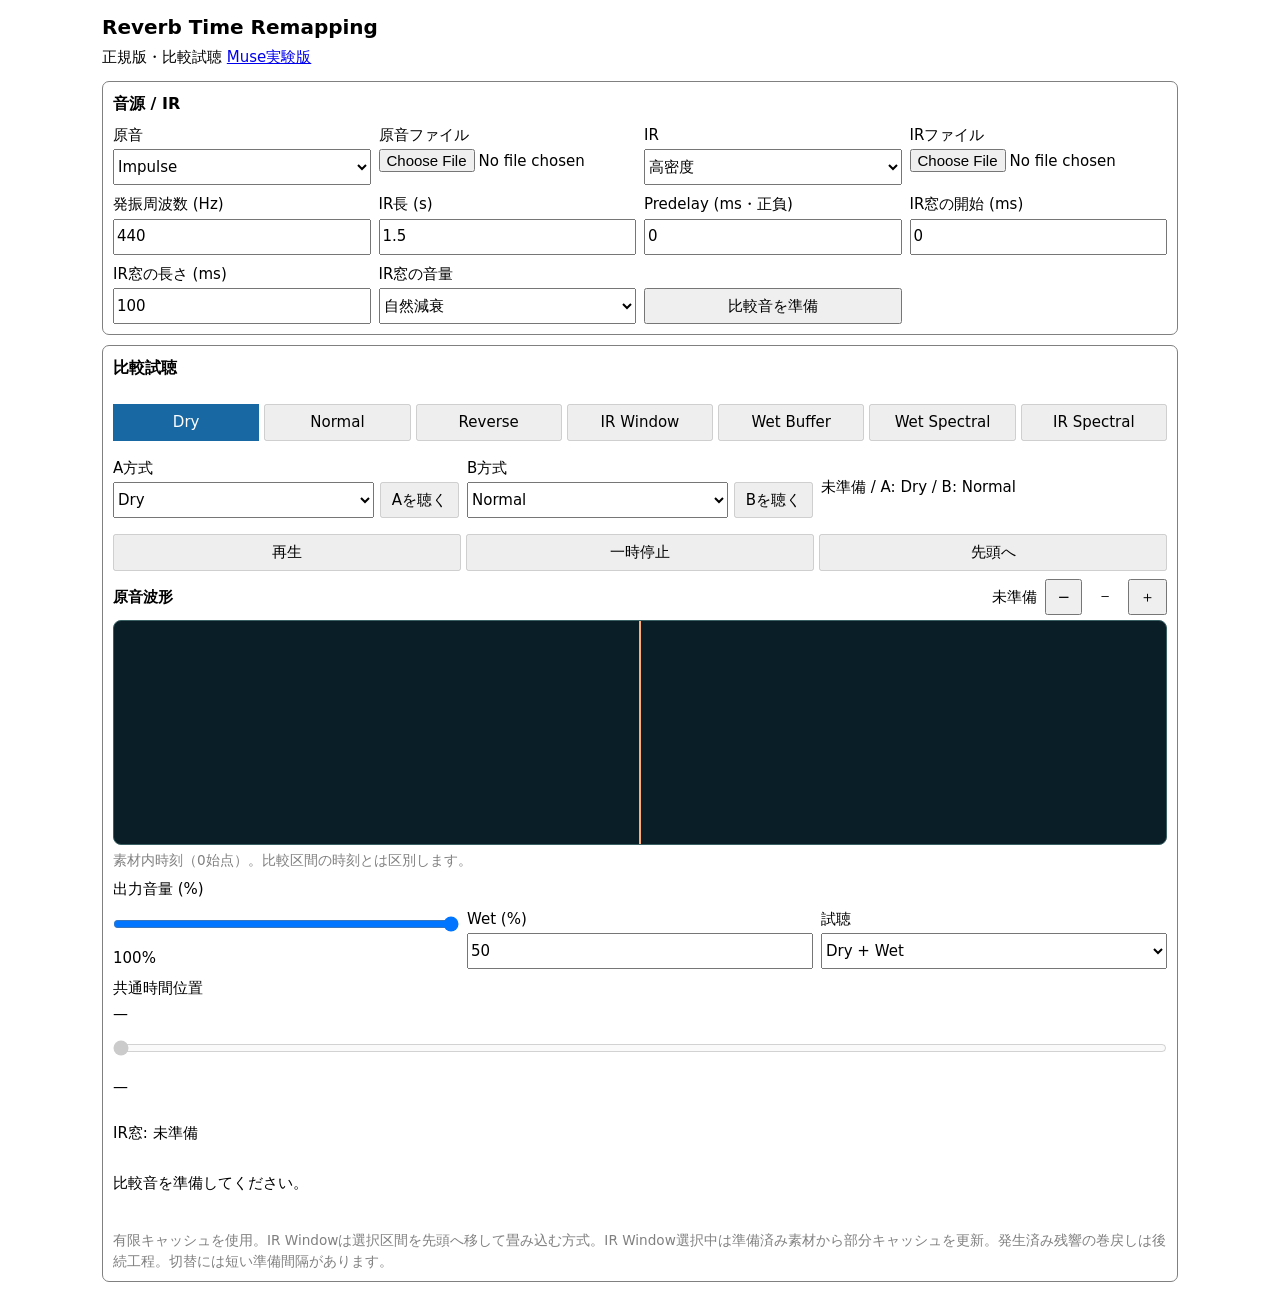
<file: app/index.html>
<!doctype html>
<html lang="ja"><head><meta charset="utf-8"><meta name="viewport" content="width=device-width,initial-scale=1">
<title>Reverb Time Remapping</title><link rel="stylesheet" href="style.css"><link rel="stylesheet" href="../shared/fw/digit-wheel-picker.css"><link rel="stylesheet" href="../shared/fw/parameter-context-menu.css"></head>
<body><main>
<header><h1>Reverb Time Remapping</h1><p>正規版・比較試聴 <a href="../prototype/">Muse実験版</a></p></header>
<section aria-label="素材"><h2>音源 / IR</h2><div class="fields">
<label>原音<select id="source"><option value="impulse">Impulse</option><option value="sine">Sine</option><option value="square">Square</option><option value="saw">Saw</option><option value="noise">Noise</option><option value="chord">Chord</option><option value="piano-like">Piano風（合成）</option><option value="drums-like">Drums風（合成）</option><option value="file" disabled>読込音声</option></select></label>
<label>原音ファイル<input id="source-file" type="file" accept="audio/*,.wav,.mp3"></label>
<label>IR<select id="ir"><option value="dense">高密度</option><option value="delay">Delay</option><option value="sparse">初期反射</option><option value="band-decay">帯域別減衰</option><option value="file" disabled>読込音声</option></select></label>
<label>IRファイル<input id="ir-file" type="file" accept="audio/*,.wav,.mp3"></label>
<label>発振周波数 (Hz)<input id="frequency" type="number" min="20" max="20000" step="any" value="440"></label>
<label>IR長 (s)<input id="ir-length" type="number" min=".01" max="12" step="any" value="1.5"></label>
<label>Predelay (ms・正負)<input id="predelay" type="number" step="any" value="0"></label>
<label>IR窓の開始 (ms)<input id="ir-window-start" type="number" min="0" step="any" value="0"></label>
<label>IR窓の長さ (ms)<input id="ir-window-length" type="number" min="0.01" step="any" value="100"></label>
<label>IR窓の音量<select id="ir-calibration"><option value="natural">自然減衰</option><option value="compensated">RMS補正</option></select></label>
<button id="prepare" type="button">比較音を準備</button>
</div></section>
<section aria-label="比較試聴" class="audition"><h2>比較試聴</h2><div class="modes" role="group" aria-label="方式">
<button data-mode="dry" aria-pressed="true">Dry</button><button data-mode="normal" aria-pressed="false">Normal</button><button data-mode="reverse" aria-pressed="false">Reverse</button><button data-mode="ir-window" aria-pressed="false">IR Window</button><button data-mode="wet-buffer" aria-pressed="false">Wet Buffer</button><button data-mode="wet-spectral" aria-pressed="false">Wet Spectral</button><button data-mode="ir-spectral" aria-pressed="false">IR Spectral</button>
</div>
<div class="ab-controls" role="group" aria-label="A/B方式比較">
<div class="ab-side"><label>A方式<select id="ab-a-mode"></select></label><button id="ab-listen-a" type="button" aria-pressed="false">Aを聴く</button></div>
<div class="ab-side"><label>B方式<select id="ab-b-mode"></select></label><button id="ab-listen-b" type="button" aria-pressed="false">Bを聴く</button></div>
<output id="ab-state">未準備</output>
</div>
<div class="transport-row"><div class="modes"><button id="play" disabled>再生</button><button id="pause" disabled>一時停止</button><button id="stop" disabled>先頭へ</button></div></div>
<div class="source-wave" id="source-wave-panel" aria-label="原音波形">
<div class="wave-editor-toolbar"><strong>原音波形</strong><output id="source-wave-position">未準備</output><div class="wave-zoom-actions"><button id="wave-zoom-out" type="button" aria-label="波形を縮小">−</button><output id="wave-zoom-label" aria-live="off">—</output><button id="wave-zoom-in" type="button" aria-label="波形を拡大">＋</button></div></div>
<div class="wave-detail-wrap" id="wave-detail-wrap"><canvas id="wave-detail" role="slider" tabindex="0" aria-label="原音の位置。タップ・ドラッグ・矢印キーで移動、ピンチまたはプラスマイナスで拡縮" aria-valuemin="0" aria-valuemax="0" aria-valuenow="0"></canvas>
<div class="wave-detail-ruler" aria-hidden="true" hidden><span data-ruler-tick="0"></span><span data-ruler-tick="1"></span><span data-ruler-tick="2"></span><span data-ruler-tick="3"></span><span data-ruler-tick="4"></span></div>
<span class="wave-center-head" aria-hidden="true"></span><span id="wave-a-marker" class="wave-marker" hidden aria-hidden="true">A</span><span id="wave-b-marker" class="wave-marker wave-marker-b" hidden aria-hidden="true">B</span><span id="wave-overview-selection" hidden></span></div>
<p class="note" id="source-wave-note">素材内時刻（0始点）。比較区間の時刻とは区別します。</p></div>
<div class="fields">
<label>出力音量 (%)<input id="master-volume" type="range" min="0" max="100" step="any" value="100"><output id="master-volume-value">100%</output></label>
<label>Wet (%)<input id="wet" inputmode="decimal" type="text"></label>
<label>試聴<select id="solo"><option value="mix">Dry + Wet</option><option value="dry">Dryのみ</option><option value="wet">Wetのみ</option></select></label>
</div>
<label>共通時間位置 <output id="time">—</output><input id="seek" type="range" min="0" max="1" step="1" value="0" disabled></label>
<div id="scrub-axes" hidden>
<h2>独立参照時間</h2>
<div class="fields">
<label>Wet参照音量<select id="wet-calibration"><option value="natural">自然減衰</option><option value="compensated">局所RMS補正</option></select></label>
<output id="wet-calibration-applied">Wet自然減衰 ×1</output>
<label>Source位置 <output id="source-position">—</output><input id="source-seek" type="range" min="0" max="1" step="1" value="0"></label>
<label>Source速度 (×)<input id="source-speed" type="number" min="-8" max="8" step="any" value="1"></label>
<label>Source反復<input id="source-repeat" type="checkbox"></label>
<label>Source反復方式<select id="source-loop-style"><option value="repeat">反復</option><option value="pingpong">往復</option></select></label>
<label>Source区間開始 (s)<input id="source-range-start" type="number" step="any" value="0"></label>
<label>Source区間終了 (s)<input id="source-range-end" type="number" step="any" value="0"></label>
<output id="source-range-applied">反復区間: —</output>
<label>Wet位置 <output id="wet-position">—</output><input id="wet-seek" type="range" min="0" max="1" step="1" value="0"></label>
<label>Wet速度 (×)<input id="wet-speed" type="number" min="-8" max="8" step="any" value="1"></label>
<label>Wet反復<input id="wet-repeat" type="checkbox"></label>
<label>Wet反復方式<select id="wet-loop-style"><option value="repeat">反復</option><option value="pingpong">往復</option></select></label>
<label>Wet区間開始 (s)<input id="wet-range-start" type="number" step="any" value="0"></label>
<label>Wet区間終了 (s)<input id="wet-range-end" type="number" step="any" value="0"></label>
<output id="wet-range-applied">反復区間: —</output>
</div>
<div class="source-wave wet-wave" id="wet-wave-panel" aria-label="Wet波形と時間位置" hidden>
<div class="wave-editor-toolbar"><strong>Wet波形 / 時間位置</strong><output id="wet-wave-position">未準備</output><div class="wave-zoom-actions"><button id="wet-wave-zoom-out" type="button" aria-label="Wet波形を縮小">−</button><output id="wet-wave-zoom-label" aria-live="off">—</output><button id="wet-wave-zoom-in" type="button" aria-label="Wet波形を拡大">＋</button></div></div>
<div class="wave-detail-wrap" id="wet-wave-detail-wrap"><canvas id="wet-wave-detail" role="slider" tabindex="0" aria-label="Wet出力の位置。タップ・ドラッグ・矢印キーで移動、ピンチまたはプラスマイナスで拡縮" aria-valuemin="0" aria-valuemax="0" aria-valuenow="0"></canvas>
<div class="wave-detail-ruler" aria-hidden="true" hidden><span data-ruler-tick="0"></span><span data-ruler-tick="1"></span><span data-ruler-tick="2"></span><span data-ruler-tick="3"></span><span data-ruler-tick="4"></span></div>
<span class="wave-center-head" aria-hidden="true"></span><span id="wet-wave-a-marker" class="wave-marker" hidden aria-hidden="true">A</span><span id="wet-wave-b-marker" class="wave-marker wave-marker-b" hidden aria-hidden="true">B</span><span id="wet-wave-overview-selection" hidden></span></div>
<p class="note" id="wet-wave-note">Wetの実出力PCM。Source素材座標とは独立しています。</p></div>
<p class="note">0×: SourceとWet Bufferは局所50msループ、Wet Spectralは位相継続再合成。反復区間は共通時間座標の秒で指定（終了点を含まない）。長尺音源の往復と局所RMS補正は未対応です。往復のPVは折返した波形文脈を解析します。固定時の局所波形は別。素材の無音部は無音。Wet補正は元のWetの局所50ms RMSを全体RMSへ近づける試聴用ゲインで、IR補正・Dry・Wet再合成自体は変更しません。Wetは通常残響の独立参照であり、現在のSource操作で再畳み込みしません。長尺では要求範囲のWet PCMだけを逐次生成します。</p>
</div><div id="ir-live" hidden>
<label>IR窓の開始位置 (ms) <output id="window-request">—</output><input id="ir-window-scrub" type="range" min="0" max="1" step="any" value="0" disabled></label>
<div class="source-wave ir-wave" id="ir-wave-panel" aria-label="IR波形と時間窓">
<div class="wave-editor-toolbar"><strong>IR波形 / 窓の端</strong><output id="ir-wave-selection">未準備</output><div class="wave-zoom-actions"><button id="ir-wave-zoom-out" type="button" aria-label="IR波形を縮小">−</button><output id="ir-wave-zoom-label" aria-live="off">—</output><button id="ir-wave-zoom-in" type="button" aria-label="IR波形を拡大">＋</button></div></div>
<div class="wave-detail-wrap" id="ir-wave-detail-wrap"><canvas id="ir-wave-detail" role="slider" tabindex="0" aria-label="IR時間窓の位置。波形をタップ・ドラッグし、A/B端を調整" aria-valuemin="0" aria-valuemax="0" aria-valuenow="0"></canvas>
<div class="wave-detail-ruler" aria-hidden="true" hidden><span data-ruler-tick="0"></span><span data-ruler-tick="1"></span><span data-ruler-tick="2"></span><span data-ruler-tick="3"></span><span data-ruler-tick="4"></span></div>
<span id="ir-wave-a-marker" class="wave-marker" hidden aria-hidden="true">A</span><span id="ir-wave-b-marker" class="wave-marker wave-marker-b" hidden aria-hidden="true">B</span><span id="ir-wave-overview-selection" hidden></span></div>
<p class="note">実IR波形のA/B端で窓の開始と長さを調整します。タップ・ドラッグ・矢印キー・ズームはIR素材内の時間です。</p></div>
<p class="note">再生中も窓を更新できます。新しい有限キャッシュの準備まで前の音を維持します。</p>
</div><div id="ir-spectral-live" hidden>
<h2>IRスペクトル再合成</h2>
<div class="fields">
<label>IR参照開始 (ms)<input id="ir-spectral-start" type="number" min="0" step="any" value="0"></label>
<label>IR参照開始 <output id="ir-spectral-request">—</output><input id="ir-spectral-scrub" type="range" min="0" max="1" step="any" value="0"></label>
<label>IR参照速度 (×)<input id="ir-spectral-speed" type="number" min="-8" max="8" step="any" value="1"></label>
<label>再合成長 (ms)<input id="ir-spectral-length" type="number" min="0.01" step="any" value="100"></label>
<label>IR範囲外<select id="ir-spectral-boundary"><option value="zero">無音</option><option value="repeat">反復</option><option value="pingpong">往復</option></select></label>
<label>IR反復開始 (ms)<input id="ir-spectral-range-start" type="number" min="0" step="any" value="0"></label>
<label>IR反復終了 (ms)<input id="ir-spectral-range-end" type="number" min="0.01" step="any" value="100"></label>
<label>分析窓 (sample)<select id="ir-spectral-fft"><option>1024</option><option selected>2048</option><option>4096</option><option>8192</option></select></label>
<label>IR再合成音量<select id="ir-spectral-calibration"><option value="natural">自然減衰</option><option value="compensated">RMS補正</option></select></label>
</div><p><output id="ir-spectral-applied">IR未準備</output></p>
<p class="note">0×でも局所波形の振動は継続。往復は元IRの分析中心のみを折り返し、周囲の波形文脈は維持します。IR自身を有限カーネルへ再合成し、原音に畳み込みます。元IRより長い有限再合成はPCM予算内で比較範囲を拡張します。計算中は旧音を維持。既発生Wetの巻戻しとは異なります。</p>
</div><output id="gain">—</output><p><output id="window-range">IR窓: 未準備</output></p><p id="status" role="status" aria-live="polite">比較音を準備してください。</p>
<p class="note">有限キャッシュを使用。IR Windowは選択区間を先頭へ移して畳み込む方式。IR Window選択中は準備済み素材から部分キャッシュを更新。発生済み残響の巻戻しは後続工程。切替には短い準備間隔があります。</p></section>
</main><script type="module" src="main.mjs"></script></body></html>
</file>
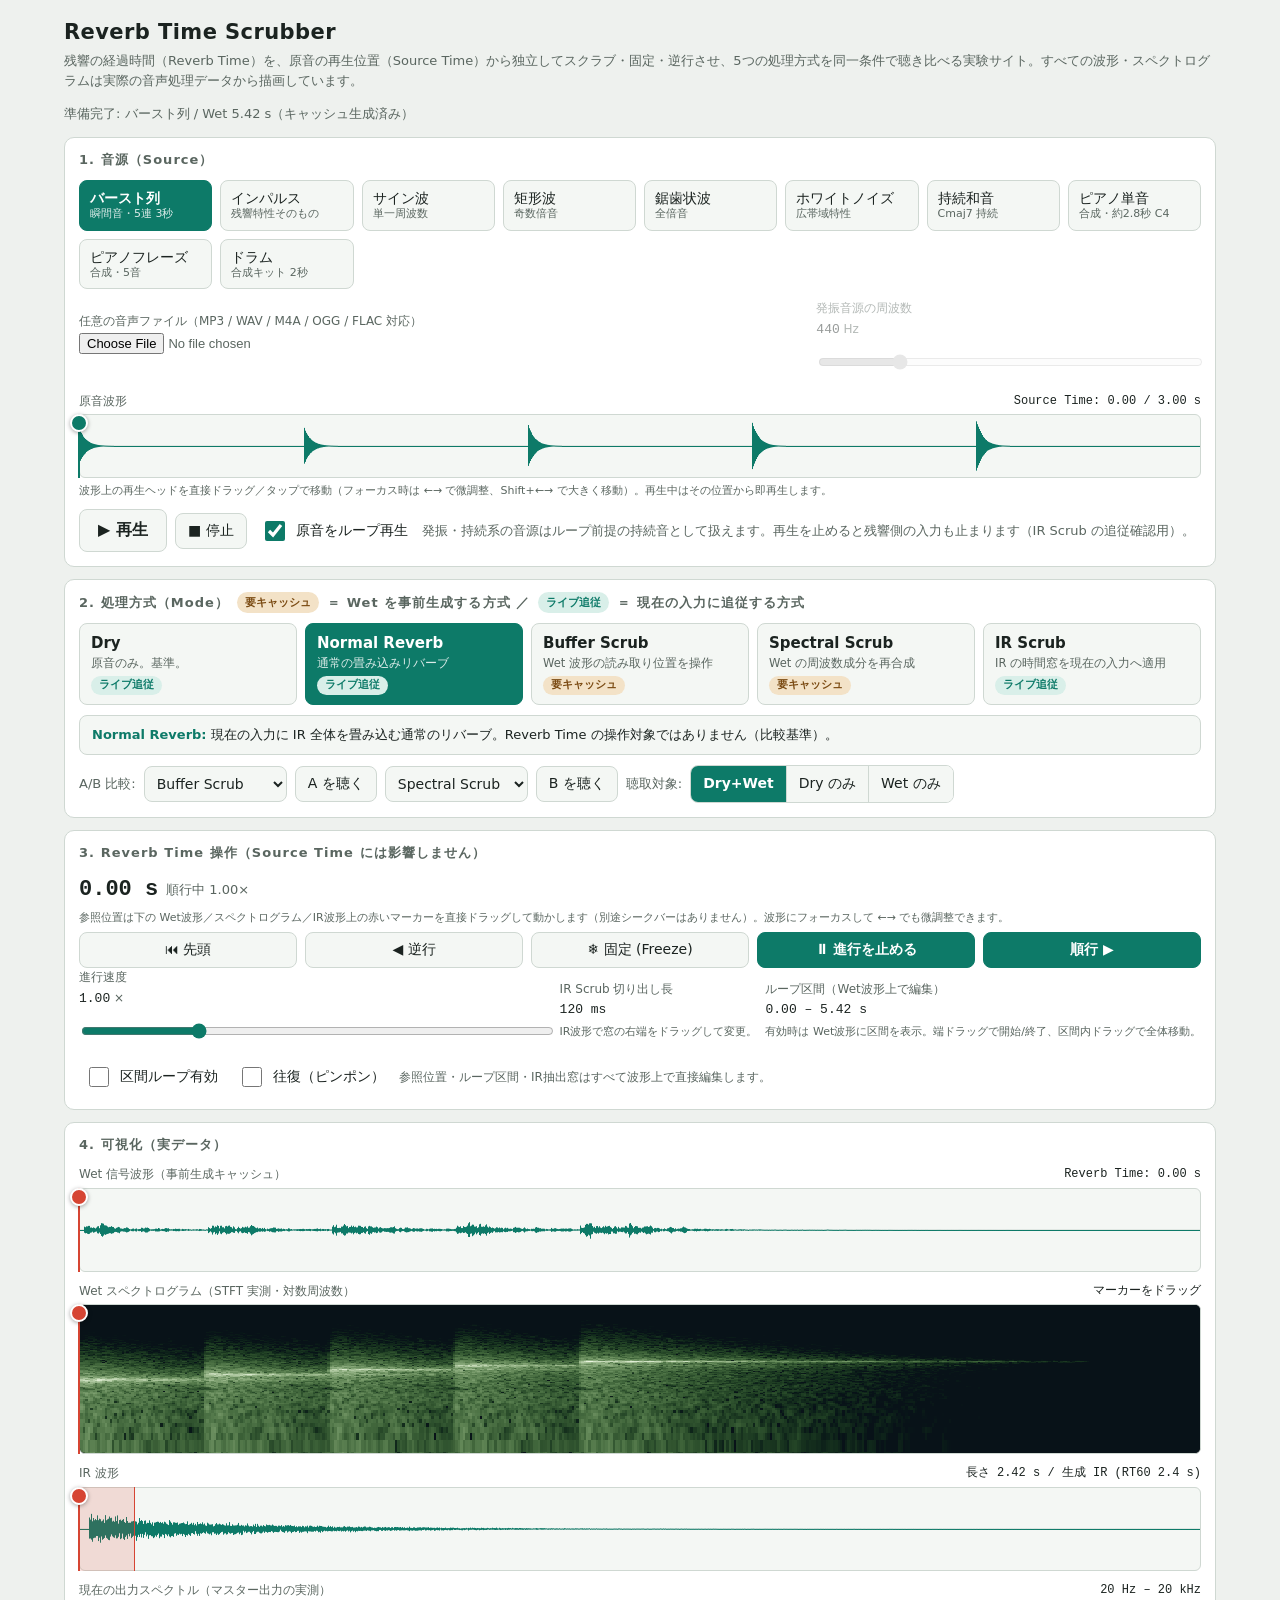
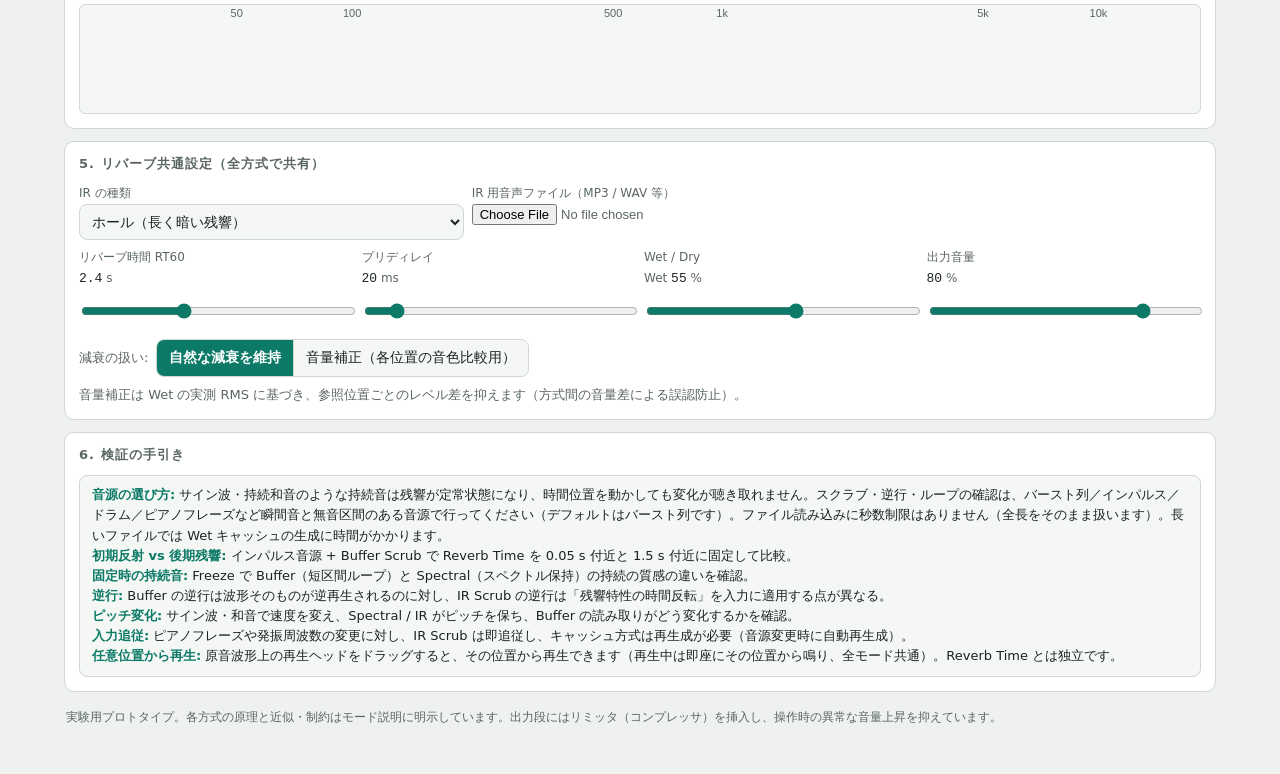
<file: prototype/index.html>
<!doctype html>
<html lang="ja">
  <head>
    <meta charset="utf-8" />
    <meta name="viewport" content="width=device-width, initial-scale=1, viewport-fit=cover" />
    <meta name="color-scheme" content="light dark" />
    <link rel="icon" href="data:," />
    <title>Reverb Time Scrubber</title>
    <style>
      button, [role="button"], select, summary, input:not([type="checkbox"], [type="radio"]) { min-height: 2.25rem; }
      * { box-sizing: border-box; }
      :root {
        --bg: #eef1ee;
        --panel: #ffffff;
        --panel2: #f4f7f4;
        --ink: #1b2320;
        --ink-dim: #5a6660;
        --line: #cfd8d2;
        --accent: #0d7a68;
        --accent-ink: #ffffff;
        --accent-soft: #d9efe9;
        --warn: #b3541e;
        --wave: #0d7a68;
        --wave-dim: #9db8b0;
        --spec-low: #10151a;
        --marker: #d64533;
        --win: rgba(214, 69, 51, 0.16);
        --chip: #e6ece8;
        color-scheme: light dark;
      }
      @media (prefers-color-scheme: dark) {
        :root {
          --bg: #0e1311;
          --panel: #161d1a;
          --panel2: #1b2420;
          --ink: #e4ebe7;
          --ink-dim: #93a39a;
          --line: #2c3833;
          --accent: #2fbfa5;
          --accent-ink: #06231d;
          --accent-soft: #173b34;
          --warn: #e08a4e;
          --wave: #2fbfa5;
          --wave-dim: #41655b;
          --spec-low: #05080a;
          --marker: #ff6a55;
          --win: rgba(255, 106, 85, 0.18);
          --chip: #232e2a;
        }
      }
      body {
        margin: 0;
        background: var(--bg);
        color: var(--ink);
        font-family: "Hiragino Kaku Gothic ProN", "Yu Gothic UI", "Noto Sans JP", system-ui, sans-serif;
        font-size: 15px;
        line-height: 1.55;
      }
      main { max-width: 1180px; margin: 0 auto; padding: 14px 14px 48px; }
      h1 { font-size: 21px; margin: 2px 0 2px; letter-spacing: 0.02em; }
      .lead { color: var(--ink-dim); font-size: 13px; margin: 0 0 12px; }
      section {
        background: var(--panel);
        border: 1px solid var(--line);
        border-radius: 10px;
        padding: 12px 14px 14px;
        margin: 0 0 12px;
      }
      section > h2 {
        font-size: 13px; margin: 0 0 10px; color: var(--ink-dim);
        letter-spacing: 0.08em; font-weight: 700;
        display: flex; align-items: center; gap: 8px; flex-wrap: wrap;
      }
      section > h2 .badge { letter-spacing: 0; }
      .badge {
        font-size: 11px; font-weight: 700; padding: 2px 8px; border-radius: 999px;
        background: var(--chip); color: var(--ink-dim); white-space: nowrap;
      }
      .badge.cache { background: #f3e2c7; color: #7a4a12; }
      .badge.live { background: var(--accent-soft); color: var(--accent); }
      @media (prefers-color-scheme: dark) {
        .badge.cache { background: #3d2f16; color: #e5b96a; }
      }
      .row { display: flex; flex-wrap: wrap; gap: 8px; align-items: center; }
      .row + .row { margin-top: 8px; }
      button {
        font: inherit; font-size: 14px; cursor: pointer;
        border: 1px solid var(--line); background: var(--panel2); color: var(--ink);
        border-radius: 8px; padding: 6px 12px; min-width: 44px;
      }
      button:hover { border-color: var(--accent); }
      button.on { background: var(--accent); border-color: var(--accent); color: var(--accent-ink); font-weight: 700; }
      button:disabled { opacity: 0.45; cursor: default; }
      button.big { font-size: 16px; padding: 8px 18px; font-weight: 700; }
      select {
        font: inherit; font-size: 14px; border: 1px solid var(--line);
        background: var(--panel2); color: var(--ink); border-radius: 8px; padding: 6px 8px;
      }
      input[type="range"] { accent-color: var(--accent); min-height: 2.25rem; }
      input[type="file"] { font-size: 13px; max-width: 100%; }
      label.ctl { display: flex; flex-direction: column; gap: 2px; font-size: 12px; color: var(--ink-dim); min-width: 130px; flex: 1 1 130px; }
      label.ctl output, .val { font-family: ui-monospace, "SF Mono", Menlo, monospace; color: var(--ink); font-size: 13px; }
      label.ctl input[type="range"] { width: 100%; }
      .srcgrid { display: grid; grid-template-columns: repeat(auto-fill, minmax(118px, 1fr)); gap: 8px; }
      .srcgrid button { text-align: left; padding: 8px 10px; line-height: 1.3; }
      .srcgrid button small { display: block; color: var(--ink-dim); font-size: 11px; font-weight: 400; }
      .srcgrid button.on small { color: inherit; opacity: 0.85; }
      .modes { display: grid; grid-template-columns: repeat(auto-fit, minmax(150px, 1fr)); gap: 8px; }
      .modes button { text-align: left; padding: 9px 11px; line-height: 1.35; }
      .modes button b { display: block; font-size: 15px; }
      .modes button small { display: block; color: var(--ink-dim); font-size: 11.5px; font-weight: 400; margin-top: 2px; }
      .modes button.on small { color: inherit; opacity: 0.85; }
      .modes button .badge { margin-top: 5px; display: inline-block; }
      .note {
        background: var(--panel2); border: 1px solid var(--line); border-radius: 8px;
        padding: 9px 12px; font-size: 13px; margin-top: 10px;
      }
      .note b { color: var(--accent); }
      .vizwrap { position: relative; width: 100%; }
      canvas.viz { display: block; width: 100%; border: 1px solid var(--line); border-radius: 6px; background: var(--panel2); touch-action: none; }
      canvas#srcWave { height: 64px; }
      canvas#wetWave, canvas#irWave { height: 84px; }
      canvas#spec { height: 150px; background: var(--spec-low); }
      canvas#outSpec { height: 110px; width: 100%; display: block; border: 1px solid var(--line); border-radius: 6px; background: var(--panel2); }
      .playhead, .revmark {
        position: absolute; top: 0; bottom: 0; width: 2px; margin-left: -1px;
        pointer-events: none; display: none;
      }
      .playhead { background: var(--accent); }
      .playhead::after, .revmark::after { content:""; position:absolute; top:0; left:50%; transform:translate(-50%,0); width:14px; height:14px; border-radius:50%; background:inherit; border:2px solid var(--panel); box-shadow:0 1px 4px rgba(0,0,0,.35); }
      .revmark::after { background: var(--marker); }
      .playhead::after { background: var(--accent); }
      canvas.viz { cursor: ew-resize; }
      canvas.viz:focus-visible { outline: 2px solid var(--accent); outline-offset: 2px; }
      .loopregion { position:absolute; top:0; bottom:0; background: rgba(13,122,104,.14); border-left:2px solid var(--accent); border-right:2px solid var(--accent); pointer-events:none; display:none; }
      .loopregion::before, .loopregion::after { content:""; position:absolute; top:0; bottom:0; width:10px; }
      .drag-hint { font-size:11px; color:var(--ink-dim); }
      .revmark { background: var(--marker); }
      .winregion {
        position: absolute; top: 0; bottom: 0; background: var(--win);
        border-left: 1px solid var(--marker); border-right: 1px solid var(--marker);
        pointer-events: none; display: none;
      }
      .vizlabel { font-size: 12px; color: var(--ink-dim); margin: 10px 0 4px; display: flex; justify-content: space-between; gap: 8px; flex-wrap: wrap; }
      .vizlabel .val { font-size: 12px; }
      .transport { display: flex; flex-wrap: wrap; gap: 8px; }
      .transport button { flex: 1 1 86px; }
      .mono { font-family: ui-monospace, "SF Mono", Menlo, monospace; }
      .timebig { font-family: ui-monospace, "SF Mono", Menlo, monospace; font-size: 22px; font-weight: 700; }
      .status { font-size: 13px; color: var(--ink-dim); }
      .status.err { color: var(--warn); }
      .grid2 { display: grid; grid-template-columns: 1fr 1fr; gap: 12px; }
      @media (max-width: 760px) { .grid2 { grid-template-columns: 1fr; } }
      .kbd-hint { font-size: 12px; color: var(--ink-dim); }
      .seg { display: inline-flex; border: 1px solid var(--line); border-radius: 8px; overflow: hidden; }
      .seg button { border: 0; border-radius: 0; background: var(--panel2); }
      .seg button + button { border-left: 1px solid var(--line); }
      .seg button.on { background: var(--accent); color: var(--accent-ink); }
      .checkline { display: inline-flex; align-items: center; gap: 8px; min-height: 2.25rem; padding: 4px 6px; cursor: pointer; font-size: 14px; }
      .checkline input { width: 20px; height: 20px; accent-color: var(--accent); }
      footer { color: var(--ink-dim); font-size: 12px; padding: 4px 2px 0; }
    </style>
  </head>
  <body>
    <main>
      <h1>Reverb Time Scrubber</h1>
      <p class="lead">残響の経過時間（Reverb Time）を、原音の再生位置（Source Time）から独立してスクラブ・固定・逆行させ、5つの処理方式を同一条件で聴き比べる実験サイト。すべての波形・スペクトログラムは実際の音声処理データから描画しています。</p>

      <p class="status" id="status">初期化中…（音はボタン操作後に有効になります）</p>

      <!-- ============ 音源 ============ -->
      <section aria-label="音源">
        <h2>1. 音源（Source）</h2>
        <div class="srcgrid" id="srcGrid"></div>
        <div class="row" style="margin-top:10px">
          <label class="ctl" style="flex:2 1 220px">任意の音声ファイル（MP3 / WAV / M4A / OGG / FLAC 対応）
            <input type="file" id="srcFile" accept="audio/mpeg,audio/mp3,.mp3,audio/wav,audio/x-wav,.wav,audio/ogg,.ogg,audio/mp4,.m4a,audio/aac,.aac,audio/flac,.flac,audio/*" />
          </label>
          <label class="ctl" id="freqCtl">発振音源の周波数 <span><output id="freqVal">440</output> Hz</span>
            <input type="range" id="freq" min="50" max="2000" step="1" value="440" />
          </label>
        </div>
        <div class="vizlabel"><span>原音波形</span><span class="val">Source Time: <span id="srcTime" class="mono">0.00 / 0.00 s</span></span></div>
        <div class="vizwrap">
          <canvas class="viz" id="srcWave" width="900" height="64" tabindex="0" role="slider" aria-label="Source Time（波形上で直接操作）" aria-valuemin="0" aria-valuemax="0" aria-valuenow="0" aria-valuetext="0.00 s"></canvas>
          <div class="playhead" id="srcHead"></div>
        </div>
        <p class="drag-hint" style="margin:4px 0 0">波形上の再生ヘッドを直接ドラッグ／タップで移動（フォーカス時は ←→ で微調整、Shift+←→ で大きく移動）。再生中はその位置から即再生します。</p>
        <div class="row" style="margin-top:10px">
          <button id="playBtn" class="big">▶ 再生</button>
          <button id="stopBtn">■ 停止</button>
          <label class="checkline"><input type="checkbox" id="srcLoop" checked /> 原音をループ再生</label>
          <span class="status">発振・持続系の音源はループ前提の持続音として扱えます。再生を止めると残響側の入力も止まります（IR Scrub の追従確認用）。</span>
        </div>
      </section>

      <!-- ============ モード ============ -->
      <section aria-label="処理方式">
        <h2>2. 処理方式（Mode）<span class="badge cache">要キャッシュ</span>＝ Wet を事前生成する方式 ／ <span class="badge live">ライブ追従</span>＝ 現在の入力に追従する方式</h2>
        <div class="modes" id="modeGrid"></div>
        <div class="note" id="modeNote"></div>
        <div class="row" style="margin-top:10px">
          <span style="font-size:13px;color:var(--ink-dim)">A/B 比較:</span>
          <select id="abA" aria-label="A の方式"></select>
          <button id="abToggleA">A を聴く</button>
          <select id="abB" aria-label="B の方式"></select>
          <button id="abToggleB">B を聴く</button>
          <span style="font-size:13px;color:var(--ink-dim)">聴取対象:</span>
          <span class="seg" id="soloSeg">
            <button data-solo="both" class="on">Dry+Wet</button><button data-solo="dry">Dry のみ</button><button data-solo="wet">Wet のみ</button>
          </span>
        </div>
      </section>

      <!-- ============ Reverb Time ============ -->
      <section aria-label="Reverb Time 操作">
        <h2>3. Reverb Time 操作（Source Time には影響しません）</h2>
        <div class="row">
          <span class="timebig" id="revTimeBig">0.00 s</span>
          <span class="status" id="revState">停止中</span>
        </div>
        <p class="drag-hint" style="margin:2px 0 6px">参照位置は下の Wet波形／スペクトログラム／IR波形上の赤いマーカーを直接ドラッグして動かします（別途シークバーはありません）。波形にフォーカスして ←→ でも微調整できます。</p>
        <div class="transport">
          <button id="toStart">⏮ 先頭</button>
          <button id="dirRev">◀ 逆行</button>
          <button id="freezeBtn">❄ 固定 (Freeze)</button>
          <button id="revPlayBtn" class="on">▶ 進行</button>
          <button id="dirFwd" class="on">順行 ▶</button>
        </div>
        <div class="row">
          <label class="ctl">進行速度 <span><output id="speedVal">1.00</output> ×</span>
            <input type="range" id="speed" min="0.05" max="4" step="0.05" value="1" />
          </label>
          <div class="ctl" id="winCtl" style="display:flex;flex-direction:column;gap:2px;font-size:12px;color:var(--ink-dim)">IR Scrub 切り出し長
            <span class="val"><span id="winVal">120</span> ms</span>
            <span class="drag-hint">IR波形で窓の右端をドラッグして変更。</span>
          </div>
          <div class="ctl" style="display:flex;flex-direction:column;gap:2px;font-size:12px;color:var(--ink-dim)">ループ区間（Wet波形上で編集）
            <span class="val"><span id="loopAVal">0.00</span> – <span id="loopBVal">1.00</span> s</span>
            <span class="drag-hint">有効時は Wet波形に区間を表示。端ドラッグで開始/終了、区間内ドラッグで全体移動。</span>
          </div>
        </div>
        <div class="row">
          <label class="checkline"><input type="checkbox" id="loopOn" /> 区間ループ有効</label>
          <label class="checkline"><input type="checkbox" id="pingpong" /> 往復（ピンポン）</label>
          <span class="kbd-hint">参照位置・ループ区間・IR抽出窓はすべて波形上で直接編集します。</span>
        </div>
      </section>

      <!-- ============ 可視化 ============ -->
      <section aria-label="可視化">
        <h2>4. 可視化（実データ）</h2>
        <div class="vizlabel"><span>Wet 信号波形（事前生成キャッシュ）</span><span class="val">Reverb Time: <span id="wetPos" class="mono">0.00 s</span></span></div>
        <div class="vizwrap">
          <canvas class="viz" id="wetWave" width="900" height="84" tabindex="0" role="slider" aria-label="Reverb Time（Wet波形上で直接操作。ループ有効時は区間の端をドラッグで変更、区間内ドラッグで移動）" aria-valuemin="0" aria-valuemax="0" aria-valuenow="0"></canvas>
          <div class="loopregion" id="wetLoop"></div>
          <div class="revmark" id="wetMark"></div>
        </div>
        <div class="vizlabel"><span>Wet スペクトログラム（STFT 実測・対数周波数）</span><span class="val">マーカーをドラッグ</span></div>
        <div class="vizwrap">
          <canvas class="viz" id="spec" width="900" height="150" tabindex="0" role="slider" aria-label="Reverb Time（スペクトログラム上で直接操作）" aria-valuemin="0" aria-valuemax="0" aria-valuenow="0"></canvas>
          <div class="loopregion" id="specLoop"></div>
          <div class="revmark" id="specMark"></div>
        </div>
        <div class="vizlabel"><span>IR 波形</span><span class="val" id="irInfo">—</span></div>
        <div class="vizwrap">
          <canvas class="viz" id="irWave" width="900" height="84" tabindex="0" role="slider" aria-label="Reverb Time（IR波形上で抽出窓を直接操作。窓内ドラッグで移動、右端ドラッグで窓長変更）" aria-valuemin="0" aria-valuemax="0" aria-valuenow="0"></canvas>
          <div class="winregion" id="irWin"></div>
          <div class="revmark" id="irMark"></div>
        </div>
        <div class="vizlabel"><span>現在の出力スペクトル（マスター出力の実測）</span><span class="val">20 Hz – 20 kHz</span></div>
        <canvas id="outSpec" width="900" height="110"></canvas>
      </section>

      <!-- ============ リバーブ共通設定 ============ -->
      <section aria-label="リバーブ共通設定">
        <h2>5. リバーブ共通設定（全方式で共有）</h2>
        <div class="row">
          <label class="ctl">IR の種類
            <select id="irType">
              <option value="hall">ホール（長く暗い残響）</option>
              <option value="room">ルーム（短く明瞭）</option>
              <option value="plate">プレート（明るく高密度）</option>
              <option value="custom">読み込んだ IR ファイル</option>
            </select>
          </label>
          <label class="ctl" style="flex:2 1 220px">IR 用音声ファイル（MP3 / WAV 等）
            <input type="file" id="irFile" accept="audio/mpeg,audio/mp3,.mp3,audio/wav,audio/x-wav,.wav,audio/ogg,.ogg,audio/mp4,.m4a,audio/flac,.flac,audio/*" />
          </label>
        </div>
        <div class="row">
          <label class="ctl">リバーブ時間 RT60 <span><output id="rtVal">2.4</output> s</span>
            <input type="range" id="rt" min="0.3" max="6" step="0.1" value="2.4" />
          </label>
          <label class="ctl">プリディレイ <span><output id="pdVal">20</output> ms</span>
            <input type="range" id="pd" min="0" max="200" step="1" value="20" />
          </label>
          <label class="ctl">Wet / Dry <span>Wet <output id="mixVal">55</output> %</span>
            <input type="range" id="mix" min="0" max="100" step="1" value="55" />
          </label>
          <label class="ctl">出力音量 <span><output id="volVal">80</output> %</span>
            <input type="range" id="vol" min="0" max="100" step="1" value="80" />
          </label>
        </div>
        <div class="row">
          <span style="font-size:13px;color:var(--ink-dim)">減衰の扱い:</span>
          <span class="seg" id="decaySeg">
            <button data-decay="natural" class="on">自然な減衰を維持</button><button data-decay="comp">音量補正（各位置の音色比較用）</button>
          </span>
          <span class="status">音量補正は Wet の実測 RMS に基づき、参照位置ごとのレベル差を抑えます（方式間の音量差による誤認防止）。</span>
        </div>
      </section>

      <section aria-label="検証の手引き">
        <h2>6. 検証の手引き</h2>
        <div class="note" style="margin-top:0">
          <b>音源の選び方:</b> サイン波・持続和音のような持続音は残響が定常状態になり、時間位置を動かしても変化が聴き取れません。スクラブ・逆行・ループの確認は、バースト列／インパルス／ドラム／ピアノフレーズなど瞬間音と無音区間のある音源で行ってください（デフォルトはバースト列です）。ファイル読み込みに秒数制限はありません（全長をそのまま扱います）。長いファイルでは Wet キャッシュの生成に時間がかかります。<br />
          <b>初期反射 vs 後期残響:</b> インパルス音源 + Buffer Scrub で Reverb Time を 0.05 s 付近と 1.5 s 付近に固定して比較。<br />
          <b>固定時の持続音:</b> Freeze で Buffer（短区間ループ）と Spectral（スペクトル保持）の持続の質感の違いを確認。<br />
          <b>逆行:</b> Buffer の逆行は波形そのものが逆再生されるのに対し、IR Scrub の逆行は「残響特性の時間反転」を入力に適用する点が異なる。<br />
          <b>ピッチ変化:</b> サイン波・和音で速度を変え、Spectral / IR がピッチを保ち、Buffer の読み取りがどう変化するかを確認。<br />
          <b>入力追従:</b> ピアノフレーズや発振周波数の変更に対し、IR Scrub は即追従し、キャッシュ方式は再生成が必要（音源変更時に自動再生成）。<br />
          <b>任意位置から再生:</b> 原音波形上の再生ヘッドをドラッグすると、その位置から再生できます（再生中は即座にその位置から鳴り、全モード共通）。Reverb Time とは独立です。
        </div>
      </section>

      <footer>実験用プロトタイプ。各方式の原理と近似・制約はモード説明に明示しています。出力段にはリミッタ（コンプレッサ）を挿入し、操作時の異常な音量上昇を抑えています。</footer>
    </main>

    <script>
    'use strict';
    /* ================================================================
       Reverb Time Scrubber
       方式:
         dry      : 原音のみ
         normal   : 通常のコンボリューションリバーブ (ライブ)
         buffer   : Wet キャッシュのグラニュラー読み取り (位置/方向/速度/固定)
         spectral : Wet の STFT を再合成 (位相は真の瞬時周波数で前進 = ピッチ不変)
         ir       : IR の時間窓を切り出して現在の入力に畳み込む (ライブ追従)
       ================================================================ */
    const $ = s => document.querySelector(s);
    const clamp = (v, a, b) => Math.min(b, Math.max(a, v));
    const lerp = (a, b, t) => a + (b - a) * t;
    function princarg(x) { return x - 2 * Math.PI * Math.round(x / (2 * Math.PI)); }
    function cssVar(name) { return getComputedStyle(document.documentElement).getPropertyValue(name).trim(); }

    /* ---------- FFT (反復型 radix-2, in-place) ---------- */
    function fft(re, im, invert) {
      const n = re.length;
      for (let i = 1, j = 0; i < n; i++) {
        let bit = n >> 1;
        for (; j & bit; bit >>= 1) j ^= bit;
        j ^= bit;
        if (i < j) {
          let t = re[i]; re[i] = re[j]; re[j] = t;
          t = im[i]; im[i] = im[j]; im[j] = t;
        }
      }
      for (let len = 2; len <= n; len <<= 1) {
        const ang = 2 * Math.PI / len * (invert ? 1 : -1);
        const wr = Math.cos(ang), wi = Math.sin(ang);
        for (let i = 0; i < n; i += len) {
          let cwr = 1, cwi = 0;
          for (let j = 0; j < len / 2; j++) {
            const ur = re[i + j], ui = im[i + j];
            const vr = re[i + j + len / 2] * cwr - im[i + j + len / 2] * cwi;
            const vi = re[i + j + len / 2] * cwi + im[i + j + len / 2] * cwr;
            re[i + j] = ur + vr; im[i + j] = ui + vi;
            re[i + j + len / 2] = ur - vr; im[i + j + len / 2] = ui - vi;
            const nwr = cwr * wr - cwi * wi; cwi = cwr * wi + cwi * wr; cwr = nwr;
          }
        }
      }
      if (invert) { for (let i = 0; i < n; i++) { re[i] /= n; im[i] /= n; } }
    }

    /* ---------- 状態 ---------- */
    const S = {
      mode: 'normal',
      srcId: 'clicks',
      freq: 440,
      playing: false,
      srcStartCtxTime: 0,
      srcBuf: null, srcDur: 0, srcName: '', srcPos: 0,
      irBuf: null, irDur: 0, irCustomBuf: null,
      wetBuf: null, wetRevBuf: null, wetDur: 0,
      stft: null,           // {frames, bins, size, hop, mag, phase, rms[]}
      wetRms: null,         // 参照位置ごとの RMS (音量補正用)
      revTime: 0, revPlaying: true, freeze: false, dir: 1, speed: 1,
      loopOn: false, pingpong: false, loopA: 0, loopB: 1,
      winLen: 0.12,
      decayMode: 'natural',
      solo: 'both',
      cacheGen: 0,          // キャッシュ再生成の世代カウンタ
      specPhase: null, specCarry: null, specNormCarry: null, specInitPos: -1, specLastPos: null,
    };

    /* ---------- AudioContext とグラフ ---------- */
    const ctx = new (window.AudioContext || window.webkitAudioContext)();
    const SR = ctx.sampleRate;
    const srcBus = ctx.createGain();          // 全音源の合流点
    const dryGain = ctx.createGain();
    const wetBus = ctx.createGain();          // 全 Wet 方式の合流点
    const master = ctx.createGain();
    const compNode = ctx.createDynamicsCompressor();
    compNode.threshold.value = -12; compNode.knee.value = 18; compNode.ratio.value = 12;
    compNode.attack.value = 0.003; compNode.release.value = 0.24;
    const analyser = ctx.createAnalyser();
    analyser.fftSize = 2048; analyser.smoothingTimeConstant = 0.55;
    srcBus.connect(dryGain); dryGain.connect(master);
    wetBus.connect(master);
    master.connect(compNode); compNode.connect(analyser); analyser.connect(ctx.destination);
    master.gain.value = 0.8;

    // Normal Reverb
    const normalConv = ctx.createConvolver();
    const normalGain = ctx.createGain(); normalGain.gain.value = 0;
    srcBus.connect(normalConv); normalConv.connect(normalGain); normalGain.connect(wetBus);
    // Buffer Scrub (グラニュラー出力)
    const bufferGain = ctx.createGain(); bufferGain.gain.value = 0; bufferGain.connect(wetBus);
    // Spectral Scrub (チャンク出力)
    const specGain = ctx.createGain(); specGain.gain.value = 0; specGain.connect(wetBus);
    // IR Scrub (デュアルコンボルバ + クロスフェード → Mix 専用ゲイン段)
    // irGainA/B はスライス差し替えのクロスフェード専用、irWetGain は Mix/ソロ専用。
    // 役割を分けることで、Mix 変更がスライス差し替えなしに即反映される。
    const irConvA = ctx.createConvolver(), irConvB = ctx.createConvolver();
    // 個別窓の自動正規化は残響の自然な減衰を消す。全IRの共通係数を使用する。
    irConvA.normalize = false; irConvB.normalize = false;
    let irFullScale = 1;
    const irGainA = ctx.createGain(), irGainB = ctx.createGain();
    const irWetGain = ctx.createGain(); irWetGain.gain.value = 0;
    irGainA.gain.value = 0; irGainB.gain.value = 0;
    srcBus.connect(irConvA); irConvA.connect(irGainA); irGainA.connect(irWetGain);
    srcBus.connect(irConvB); irConvB.connect(irGainB); irGainB.connect(irWetGain);
    irWetGain.connect(wetBus);
    let irActiveIsA = true, irLastSliceKey = '', irLastSwapAt = 0;

    let srcNode = null, srcGain = null; // 現在の AudioBufferSourceNode とそのフェード用ゲイン

    function setStatus(msg, isErr) {
      const el = $('#status'); el.textContent = msg; el.classList.toggle('err', !!isErr);
    }

    /* ================================================================
       音源生成 (すべて実バッファとして合成)
       ================================================================ */
    function mkBuf(sec) { return ctx.createBuffer(2, Math.max(1, Math.round(sec * SR)), SR); }
    function pianoTone(ch, t0, freq, dur, vel) {
      // 加算合成ピアノ: 非整数次倍音 + 指数減衰 + ハンマーノイズ
      const partials = [[1, 1.0, 1.0], [2, 0.55, 0.62], [3, 0.32, 0.42], [4, 0.20, 0.30],
                        [5, 0.12, 0.22], [6, 0.08, 0.16], [7, 0.05, 0.12], [8, 0.03, 0.09]];
      const start = Math.floor(t0 * SR), len = Math.floor(dur * SR);
      for (let i = 0; i < len && start + i < ch.length; i++) {
        const t = i / SR;
        let v = 0;
        for (const [m, g, d] of partials) {
          const f = freq * m * (1 + 0.0004 * m * m);
          v += g * Math.sin(2 * Math.PI * f * t) * Math.exp(-t * (2.2 / d) * (freq / 261.63) ** 0.35);
        }
        v += (Math.random() * 2 - 1) * 0.25 * Math.exp(-t * 90); // ハンマー
        ch[start + i] += v * vel * Math.min(1, t * 400);
      }
    }
    const SRC_DEFS = [
      { id: 'clicks', name: 'バースト列', sub: '瞬間音・5連 3秒', gen() {
          // 瞬間音 + 無音区間: 残響の尾が単独で聴こえ、参照位置が音の順序で判別できる
          const b = mkBuf(3), L = b.getChannelData(0);
          const freqs = [800, 1000, 1250, 1500, 1800];
          freqs.forEach((f, n) => {
            const s = Math.floor(n * 0.6 * SR), len = Math.floor(0.09 * SR);
            for (let i = 0; i < len && s + i < L.length; i++) {
              const t = i / SR;
              L[s + i] += Math.sin(2 * Math.PI * f * t) * Math.exp(-t * 55) * (0.55 + n * 0.1);
            }
          });
          const R = b.getChannelData(1); for (let i = 0; i < R.length; i++) R[i] = L[i] * 0.94; return b; } },
      { id: 'impulse', name: 'インパルス', sub: '残響特性そのもの', gen() {
          const b = mkBuf(1.2), L = b.getChannelData(0), R = b.getChannelData(1);
          L[0] = 0.95; R[0] = 0.95; return b; } },
      { id: 'sine', name: 'サイン波', sub: '単一周波数', osc: true, gen(f) {
          const dur = Math.max(1, Math.round(3 * f)) / f, b = mkBuf(dur);
          for (let c = 0; c < 2; c++) { const ch = b.getChannelData(c);
            for (let i = 0; i < ch.length; i++) ch[i] = 0.6 * Math.sin(2 * Math.PI * f * i / SR); } return b; } },
      { id: 'square', name: '矩形波', sub: '奇数倍音', osc: true, gen(f) {
          const dur = Math.max(1, Math.round(3 * f)) / f, b = mkBuf(dur);
          for (let c = 0; c < 2; c++) { const ch = b.getChannelData(c);
            for (let i = 0; i < ch.length; i++) { let v = 0;
              for (let k = 1; k <= 31; k += 2) v += Math.sin(2 * Math.PI * f * k * i / SR) / k;
              ch[i] = 0.42 * v; } } return b; } },
      { id: 'saw', name: '鋸歯状波', sub: '全倍音', osc: true, gen(f) {
          const dur = Math.max(1, Math.round(3 * f)) / f, b = mkBuf(dur);
          for (let c = 0; c < 2; c++) { const ch = b.getChannelData(c);
            for (let i = 0; i < ch.length; i++) { let v = 0;
              for (let k = 1; k <= 40; k++) v += Math.sin(2 * Math.PI * f * k * i / SR) / k;
              ch[i] = 0.36 * v; } } return b; } },
      { id: 'noise', name: 'ホワイトノイズ', sub: '広帯域特性', gen() {
          const b = mkBuf(3);
          for (let c = 0; c < 2; c++) { const ch = b.getChannelData(c);
            for (let i = 0; i < ch.length; i++) ch[i] = (Math.random() * 2 - 1) * 0.4; } return b; } },
      { id: 'chord', name: '持続和音', sub: 'Cmaj7 持続', gen() {
          const b = mkBuf(4), freqs = [261.63, 329.63, 392.00, 493.88];
          for (let c = 0; c < 2; c++) { const ch = b.getChannelData(c);
            for (let i = 0; i < ch.length; i++) { const t = i / SR; let v = 0;
              for (const f of freqs) v += 0.16 * Math.sin(2 * Math.PI * f * t);
              ch[i] = v * Math.min(1, t * 8) * Math.min(1, (b.duration - t) * 8); } } return b; } },
      { id: 'piano', name: 'ピアノ単音', sub: '合成・約2.8秒 C4', gen() {
          const b = mkBuf(2.8); pianoTone(b.getChannelData(0), 0, 261.63, 2.8, 0.85);
          const R = b.getChannelData(1), L = b.getChannelData(0);
          for (let i = 0; i < R.length; i++) R[i] = L[i] * 0.92; return b; } },
      { id: 'phrase', name: 'ピアノフレーズ', sub: '合成・5音', gen() {
          const b = mkBuf(3.6), notes = [261.63, 329.63, 392.00, 523.25, 392.00];
          notes.forEach((f, i) => pianoTone(b.getChannelData(0), i * 0.55, f, 1.6, 0.8));
          const R = b.getChannelData(1), L = b.getChannelData(0);
          for (let i = 0; i < R.length; i++) R[i] = L[i] * 0.92; return b; } },
      { id: 'drum', name: 'ドラム', sub: '合成キット 2秒', gen() {
          const b = mkBuf(2), L = b.getChannelData(0);
          const hit = (t0, fn) => { const s = Math.floor(t0 * SR);
            for (let i = 0; s + i < L.length; i++) L[s + i] += fn(i / SR); };
          for (let beat = 0; beat < 4; beat++) {
            const t0 = beat * 0.5;
            hit(t0, t => Math.sin(2 * Math.PI * (120 - 70 * Math.min(1, t * 9)) * t) * Math.exp(-t * 14) * 0.9); // キック
            hit(t0 + 0.25, t => ((Math.random() * 2 - 1) * Math.exp(-t * 55) * 0.5)
              + Math.sin(2 * Math.PI * 190 * t) * Math.exp(-t * 40) * 0.25); // スネア
            hit(t0, t => (Math.random() * 2 - 1) * Math.exp(-t * 160) * 0.22); // ハット
            hit(t0 + 0.25, t => (Math.random() * 2 - 1) * Math.exp(-t * 160) * 0.18);
          }
          const R = b.getChannelData(1); for (let i = 0; i < R.length; i++) R[i] = L[i] * 0.95; return b; } },
    ];
    function genSource(id) {
      const def = SRC_DEFS.find(d => d.id === id);
      return def.osc ? def.gen(S.freq) : def.gen();
    }

    /* ---------- ファイル読み込み (MP3 等) ----------
       decodeAudioData は渡した ArrayBuffer を detach するため毎回コピーを渡す。
       メインコンテキストで失敗した場合は新規コンテキスト / OfflineAudioContext で再試行する。 */
    async function decodeAudioFile(file) {
      const raw = await file.arrayBuffer();
      try { return await ctx.decodeAudioData(raw.slice(0)); } catch (e1) {
        try {
          // 一時コンテキストは使い終わったら必ず閉じる (Safari の生成数上限対策)。
          // コールバック形式と Promise 形式の両対応で、どちらか先に解決した方を採用する。
          return await new Promise((res, rej) => {
            const c = new (window.AudioContext || window.webkitAudioContext)();
            let settled = false;
            const done = v => { if (settled) return; settled = true; try { c.close(); } catch (e) {} res(v); };
            const fail = e => { if (settled) return; settled = true; try { c.close(); } catch (e) {} rej(e); };
            try {
              const p = c.decodeAudioData(raw.slice(0), done, fail);
              if (p && p.then) p.then(done, fail);
            } catch (e) { fail(e); }
          });
        } catch (e2) {
          const off = new OfflineAudioContext(2, 1, 44100);
          return await off.decodeAudioData(raw.slice(0));
        }
      }
    }
    // ファイルは全長をそのまま扱う (秒数での切り捨てはしない)。
    // 差し替えはデコード成功後にだけ行うため、失敗しても現在の音源は壊れない。

    /* ================================================================
       IR 生成 (生成ノイズ減衰 + 初期反射タップ / ファイル差し替え可)
       ================================================================ */
    function fullIRScale(buf) {
      // Web Audio ConvolverNodeの全IR正規化と同じRMS基準・サンプルレート補正。
      let sum = 0;
      for (let c = 0; c < buf.numberOfChannels; c++) {
        const a = buf.getChannelData(c);
        for (let i = 0; i < a.length; i++) sum += a[i] * a[i];
      }
      const rms = Math.sqrt(sum / (buf.length * buf.numberOfChannels));
      const safeRms = Number.isFinite(rms) ? Math.max(rms, 0.000125) : 0.000125;
      return 0.00125 * (44100 / buf.sampleRate) / safeRms * (buf.numberOfChannels === 4 ? 0.5 : 1);
    }
    function genIR() {
      const type = $('#irType').value;
      if (type === 'custom' && S.irCustomBuf) { S.irBuf = S.irCustomBuf; }
      else {
        const rt = parseFloat($('#rt').value), pd = parseFloat($('#pd').value) / 1000;
        const dur = pd + rt, b = ctx.createBuffer(2, Math.ceil(dur * SR), SR);
        const dampK = type === 'plate' ? 0.10 : type === 'room' ? 0.30 : 0.45; // 一極 LPF の重み
        const taps = type === 'room' ? [0.011, 0.017, 0.029, 0.043]
                   : type === 'hall' ? [0.013, 0.021, 0.034, 0.052, 0.071] : [];
        for (let c = 0; c < 2; c++) {
          const ch = b.getChannelData(c);
          let lp = 0;
          for (let i = 0; i < ch.length; i++) {
            const t = i / SR; if (t < pd) continue;
            const tt = t - pd;
            const env = Math.exp(-6.9078 * tt / rt);
            const w = (Math.random() * 2 - 1);
            // 一極ローパスで高域を徐々に減衰させる (係数は安定範囲内)
            const coef = (0.28 + 0.5 * dampK) * (type === 'plate' ? 0.9 : 0.55);
            lp = lp + coef * (w - lp);
            ch[i] = lp * env * 0.8;
          }
          for (const tp of taps) {
            const idx = Math.floor((pd + tp) * SR);
            if (idx < ch.length) ch[idx] += (Math.random() * 0.5 + 0.35) * (c ? -0.8 : 1);
          }
          ch[Math.floor(pd * SR)] += 0.9; // 直達成分相当の先頭タップ
        }
        S.irBuf = b;
      }
      S.irDur = S.irBuf.duration;
      irFullScale = fullIRScale(S.irBuf);
      normalConv.buffer = S.irBuf;
      irLastSliceKey = '';
      $('#irInfo').textContent = '長さ ' + S.irDur.toFixed(2) + ' s / ' +
        ($('#irType').value === 'custom' && S.irCustomBuf ? 'ファイル IR' : '生成 IR (RT60 ' + $('#rt').value + ' s)');
      drawWave($('#irWave'), S.irBuf);
    }

    /* ================================================================
       Wet キャッシュ生成 (OfflineAudioContext で畳み込み) + STFT 解析
       ================================================================ */
    const FFT_SIZE = 2048, HOP = 512, BINS = FFT_SIZE / 2 + 1;
    const hann = new Float32Array(FFT_SIZE);
    for (let i = 0; i < FFT_SIZE; i++) hann[i] = 0.5 - 0.5 * Math.cos(2 * Math.PI * i / (FFT_SIZE - 1));

    async function rebuildWet() {
      if (!S.srcBuf || !S.irBuf) return;
      const gen = ++S.cacheGen;
      setStatus('Wet 信号を生成中…（畳み込み + スペクトル解析）');
      const total = S.srcBuf.duration + S.irBuf.duration;
      const off = new OfflineAudioContext(2, Math.ceil(total * SR), SR);
      const src = off.createBufferSource(); src.buffer = S.srcBuf;
      const conv = off.createConvolver(); conv.buffer = S.irBuf;
      src.connect(conv); conv.connect(off.destination); src.start(0);
      let wet;
      try { wet = await off.startRendering(); } catch (e) { setStatus('Wet 生成に失敗: ' + e.message, true); return; }
      if (gen !== S.cacheGen) return; // 古い生成結果は破棄
      S.wetBuf = wet; S.wetDur = wet.duration;
      // 逆再生用コピー
      const rev = ctx.createBuffer(2, wet.length, SR);
      for (let c = 0; c < 2; c++) {
        const a = wet.getChannelData(c), b = rev.getChannelData(c);
        for (let i = 0; i < a.length; i++) b[i] = a[a.length - 1 - i];
      }
      S.wetRevBuf = rev;
      analyzeSTFT(wet);
      buildWetRms(wet);
      S.specPhase = null; S.specCarry = null; S.specNormCarry = null; S.specInitPos = -1; S.specLastPos = null;
      grainPrev.key = ''; grainPrev.offset = -1;
      // UI の時間軸を現在の方式の軸 (Wet 長 / IR 長) に合わせる
      syncTimeAxis();
      drawWave($('#wetWave'), wet);
      drawSpectrogram();
      updateRevUI();
      setStatus('準備完了: ' + S.srcName + ' / Wet ' + S.wetDur.toFixed(2) + ' s（キャッシュ生成済み）');
    }

    function analyzeSTFT(wet) {
      const L = wet.getChannelData(0), R = wet.numberOfChannels > 1 ? wet.getChannelData(1) : L;
      const frames = Math.max(1, Math.floor((wet.length - FFT_SIZE) / HOP) + 1);
      const mag = new Float32Array(frames * BINS), phase = new Float32Array(frames * BINS);
      const re = new Float32Array(FFT_SIZE), im = new Float32Array(FFT_SIZE);
      for (let f = 0; f < frames; f++) {
        const off = f * HOP;
        for (let i = 0; i < FFT_SIZE; i++) {
          const idx = off + i;
          re[i] = (idx < L.length ? (L[idx] + R[idx]) * 0.5 : 0) * hann[i]; im[i] = 0;
        }
        fft(re, im, false);
        for (let k = 0; k < BINS; k++) {
          mag[f * BINS + k] = Math.hypot(re[k], im[k]);
          phase[f * BINS + k] = Math.atan2(im[k], re[k]);
        }
      }
      S.stft = { frames, mag, phase };
    }

    function buildWetRms(wet) {
      const win = Math.floor(0.05 * SR), n = Math.ceil(wet.length / win);
      const rms = new Float32Array(n);
      const L = wet.getChannelData(0), R = wet.numberOfChannels > 1 ? wet.getChannelData(1) : L;
      for (let w = 0; w < n; w++) {
        let sum = 0, cnt = 0;
        for (let i = w * win; i < Math.min(wet.length, (w + 1) * win); i += 4) { const v = (L[i] + R[i]) * 0.5; sum += v * v; cnt++; }
        rms[w] = Math.sqrt(sum / Math.max(1, cnt));
      }
      S.wetRms = rms;
    }
    function wetRmsAt(t) {
      if (!S.wetRms) return 0;
      return S.wetRms[clamp(Math.floor(t / 0.05), 0, S.wetRms.length - 1)] || 0;
    }
    function compGainFor(t) {
      // 音量補正: Wet 全体の中央値レベルに寄せる (上限/下限で暴走防止)
      if (S.decayMode !== 'comp' || !S.wetRms) return 1;
      const r = wetRmsAt(t);
      if (r < 1e-4) return 1;
      return clamp(0.16 / r, 0.3, 3.5);
    }

    /* ================================================================
       再生 (Source)
       ================================================================ */
    function currentSrcPos() {
      if (!S.srcBuf || S.srcDur <= 0) return 0;
      if (!S.playing) return clamp(S.srcPos, 0, S.srcDur);
      const p = S.srcPos + (ctx.currentTime - S.srcStartCtxTime);
      if ($('#srcLoop').checked) return p % S.srcDur;
      return clamp(p, 0, S.srcDur);
    }
    function startSource(fromPos) {
      if (!S.srcBuf) return;
      // 新ソースを準備・開始してから旧ソースを止める (差し替えは準備完了後に行い、
      // 二重再生や位置ズレを防ぐ — AudioTime の transport パターン)。
      // 継ぎ目はソースごとのゲインで 8ms フェードし、ハードカットによるクリックを防ぐ。
      const pos = clamp(fromPos != null ? fromPos : S.srcPos, 0, Math.max(0, S.srcDur - 0.001));
      const node = ctx.createBufferSource();
      node.buffer = S.srcBuf; node.loop = $('#srcLoop').checked;
      const g = ctx.createGain();
      const now = ctx.currentTime;
      g.gain.setValueAtTime(0, now);
      g.gain.linearRampToValueAtTime(1, now + 0.008);
      node.connect(g); g.connect(srcBus);
      node.onended = () => {
        if (srcNode === node && !node.loop) {
          S.playing = false; S.srcPos = 0; srcNode = null; srcGain = null;
          try { node.disconnect(); } catch (e) {} try { g.disconnect(); } catch (e) {}
          $('#playBtn').textContent = '▶ 再生'; updateRevUI();
        }
      };
      node.start(0, pos);
      const old = srcNode, oldGain = srcGain;
      if (old && old !== node) {
        old.onended = null;
        if (oldGain) {
          oldGain.gain.cancelScheduledValues(now);
          oldGain.gain.setValueAtTime(oldGain.gain.value, now);
          oldGain.gain.linearRampToValueAtTime(0, now + 0.008);
        }
        try { old.stop(now + 0.03); } catch (e) {}
        setTimeout(() => { try { old.disconnect(); } catch (e) {} if (oldGain) try { oldGain.disconnect(); } catch (e) {} }, 90);
      }
      srcNode = node; srcGain = g;
      S.srcPos = pos; S.srcStartCtxTime = ctx.currentTime; S.playing = true;
      $('#playBtn').textContent = '▶ 再生中';
    }
    function seekSource(t) {
      if (!S.srcBuf) return;
      t = clamp(t, 0, Math.max(0, S.srcDur - 0.001));
      if (S.playing) startSource(t); // 再生中は即座にその位置から鳴らす (全モード共通)
      else { S.srcPos = t; updateRevUI(); } // 停止中は次回 ▶ の開始位置になる
    }
    function stopSourceNodes() {
      if (!srcNode) return;
      const n = srcNode, g = srcGain; srcNode = null; srcGain = null;
      n.onended = null;
      const now = ctx.currentTime;
      if (g) {
        g.gain.cancelScheduledValues(now);
        g.gain.setValueAtTime(g.gain.value, now);
        g.gain.linearRampToValueAtTime(0, now + 0.01); // ハードカットによるクリック防止
      }
      try { n.stop(now + 0.03); } catch (e) {}
      setTimeout(() => { try { n.disconnect(); } catch (e) {} if (g) try { g.disconnect(); } catch (e) {} }, 90);
    }
    function stopSource() { if (S.playing) S.srcPos = currentSrcPos(); stopSourceNodes(); S.playing = false; $('#playBtn').textContent = '▶ 再生'; updateRevUI(); }

    /* ================================================================
       Buffer Scrub: グラニュラー読み取り
       粒 140ms / ホップ 70ms、Hann 窓。速度は位置の進行速度であり
       粒自体は等速再生のためピッチは変わらない (方式として明示)。
       逆行時は反転バッファから粒を取るため波形自体が逆再生される。
       ================================================================ */
    const GRAIN = 0.14, GRAIN_HOP = 0.07;
    let grainTimer = null, nextGrainTime = 0;
    // 時刻 when に鳴る粒は、その再生時刻における参照位置から取る。
    // (スケジュール時点の位置で取ると先行予約した粒がすべて同じ位置になり位相がずれてプチプチ鳴る)
    // ループ区間への射影 (純関数): 時計 advanceRevTime の状態遷移とは別に、
    // グラニュラーの先読みが「その時刻に聞こえる位置」を求めるために使う共通計算。
    function projectInLoop(p) {
      if (!S.loopOn) return p;
      const a = Math.min(S.loopA, S.loopB), b = Math.max(S.loopA, S.loopB), len = b - a;
      if (len <= 0.001) return p;
      if (S.pingpong) {
        let ph = (p - a) % (2 * len); if (ph < 0) ph += 2 * len;
        return a + (ph <= len ? ph : 2 * len - ph);
      }
      let r = (p - a) % len; if (r < 0) r += len;
      return a + r;
    }
    function revPosAt(when) {
      let p = S.revTime;
      if (S.revPlaying && !S.freeze) p += S.dir * S.speed * Math.max(0, when - ctx.currentTime);
      if (S.loopOn) return projectInLoop(p);
      return clamp(p, 0, S.wetDur);
    }
    // WSOLA: 前回粒の「続き」と波形類似度 (正規化相関 − 距離ペナルティ) が最大の
    // 位置を期待位置の前後で探索し、粒境界の位相不連続 (= プチ音) を防ぐ。
    // バッファ内では順行・逆行とも粒オフセットは +ホップずつ進むため共通に扱える。
    const grainPrev = { key: '', offset: -1 };
    function pickGrainOffset(buf, nominalSec, key) {
      const ch = buf.getChannelData(0);
      const grainS = Math.floor(GRAIN * SR), hopS = Math.floor(GRAIN_HOP * SR);
      const maxOff = Math.max(0, buf.length - grainS - 1);
      const nom = clamp(Math.round(nominalSec * SR), 0, maxOff);
      if (grainPrev.key !== key || grainPrev.offset < 0) { grainPrev.key = key; grainPrev.offset = nom; return nom / SR; }
      const cont = grainPrev.offset + hopS; // 前回粒の続きにあたる位置
      const search = Math.floor(grainS * 0.25);
      if (Math.abs(nom - cont) > search * 2) { grainPrev.offset = nom; return nom / SR; } // シーク等の跳躍時はリセット
      const ovl = Math.min(768, grainS - hopS);
      const refOff = clamp(cont, 0, maxOff);
      let refE = 0;
      for (let j = 0; j < ovl; j++) { const v = ch[refOff + j]; refE += v * v; }
      let best = nom, bestScore = -Infinity;
      const lo = Math.max(0, nom - search), hiO = Math.min(maxOff, nom + search);
      for (let o = lo; o <= hiO; o += 6) {
        let dot = 0, e = 0;
        for (let j = 0; j < ovl; j++) { const v = ch[o + j]; dot += v * ch[refOff + j]; e += v * v; }
        const corr = (refE > 1e-9 && e > 1e-9) ? dot / Math.sqrt(refE * e) : 0;
        const score = corr - 0.25 * Math.abs(o - nom) / search;
        if (score > bestScore) { bestScore = score; best = o; }
      }
      grainPrev.offset = best;
      return best / SR;
    }
    function scheduleGrain(when) {
      if (!S.wetBuf) return;
      const t = revPosAt(when);
      const useRev = S.revPlaying && !S.freeze && S.dir < 0;
      const buf = useRev ? S.wetRevBuf : S.wetBuf;
      // 前進・逆行とも粒の中心が参照位置 t に一致する位置を期待位置とし、WSOLA で微調整する
      const nominal = useRev ? (S.wetDur - t - GRAIN / 2) : (t - GRAIN / 2);
      const offset = pickGrainOffset(buf, nominal, useRev ? 'R' : 'F');
      const src = ctx.createBufferSource(); src.buffer = buf;
      const g = ctx.createGain();
      const curve = new Float32Array(64);
      for (let i = 0; i < 64; i++) curve[i] = 0.5 - 0.5 * Math.cos(2 * Math.PI * i / 63);
      g.gain.setValueCurveAtTime(curve, when, GRAIN);
      src.connect(g); g.connect(bufferGain);
      src.start(when, offset, GRAIN + 0.02);
    }
    function grainLoop() {
      if (S.mode !== 'buffer' || ctx.state !== 'running') return;
      while (nextGrainTime < ctx.currentTime + 0.14) {
        if (nextGrainTime < ctx.currentTime - 0.05) nextGrainTime = ctx.currentTime + 0.02;
        scheduleGrain(nextGrainTime);
        nextGrainTime += GRAIN_HOP;
      }
      bufferGain.gain.setTargetAtTime(wetLevel() * compGainFor(S.revTime), ctx.currentTime, 0.05);
    }

    /* ================================================================
       Spectral Scrub: STFT 再合成
       振幅は参照位置の前後フレームを補間。位相は解析位相差 (瞬時周波数)
       で前進させるため、移動速度・方向によらずピッチは変化しない。
       固定時はその時点の周波数構成が持続する。
       ================================================================ */
    const SPEC_CHUNK = 16384;
    let specTimer = null, nextSpecTime = 0;
    function renderSpecChunk() {
      const out = ctx.createBuffer(2, SPEC_CHUNK, SR);
      const mono = new Float32Array(SPEC_CHUNK + FFT_SIZE);
      const norm = new Float32Array(SPEC_CHUNK + FFT_SIZE);
      if (S.specCarry) mono.set(S.specCarry.subarray(0, FFT_SIZE), 0);
      if (S.specNormCarry) norm.set(S.specNormCarry.subarray(0, FFT_SIZE), 0);
      const st = S.stft;
      if (st) {
        // 位相の初期化は「シーク等の不連続ジャンプ」のときだけ。
        // 連続移動中に初期化すると位相が切れて周期的なクリック (プチプチ) になるため、
        // 前回レンダリング位置 (specLastPos) との差で判定する。
        if (!S.specPhase || S.specInitPos === -1 ||
            (S.specLastPos !== null && Math.abs(S.revTime - S.specLastPos) > 0.3)) {
          const f0 = clamp(Math.round(S.revTime * SR / HOP), 0, st.frames - 1);
          S.specPhase = new Float32Array(BINS);
          for (let k = 0; k < BINS; k++) S.specPhase[k] = st.phase[f0 * BINS + k];
          S.specInitPos = S.revTime;
        }
        S.specLastPos = S.revTime;
        const re = new Float32Array(FFT_SIZE), im = new Float32Array(FFT_SIZE);
        const steps = Math.ceil(SPEC_CHUNK / HOP);
        for (let sIdx = 0; sIdx < steps; sIdx++) {
          const fpos = clamp(S.revTime * SR / HOP, 0, st.frames - 1.001);
          const i0 = Math.floor(fpos), fr = fpos - i0, i1 = Math.min(st.frames - 1, i0 + 1);
          for (let k = 0; k < BINS; k++) {
            const m = lerp(st.mag[i0 * BINS + k], st.mag[i1 * BINS + k], fr);
            const expected = 2 * Math.PI * HOP * k / FFT_SIZE;
            const delta = princarg(st.phase[Math.min(st.frames - 1, i0 + 1) * BINS + k] - st.phase[i0 * BINS + k] - expected) + expected;
            // 位相は毎ホップ [-π, π] にラップして蓄積する。無制限に加算すると
            // Float32 の精度が落ちて高域から位相が崩れ、プチ音・ノイズ化する。
            S.specPhase[k] = princarg(S.specPhase[k] + delta);
            re[k] = m * Math.cos(S.specPhase[k]); im[k] = m * Math.sin(S.specPhase[k]);
          }
          for (let k = 1; k < FFT_SIZE / 2; k++) { re[FFT_SIZE - k] = re[k]; im[FFT_SIZE - k] = -im[k]; }
          re[0] = Math.abs(re[0]); im[0] = 0; re[FFT_SIZE / 2] = Math.abs(re[FFT_SIZE / 2]); im[FFT_SIZE / 2] = 0;
          fft(re, im, true);
          const base = sIdx * HOP;
          // OLA: 合成窓を重ね、後段で Σw² (norm) で割って正規化する。
          // 固定係数 2/3 は定常部でしか合わず、端部・遷移部で振幅変調が残るため。
          for (let i = 0; i < FFT_SIZE && base + i < mono.length; i++) {
            mono[base + i] += re[i] * hann[i];
            norm[base + i] += hann[i] * hann[i];
          }
          // チャンク内で参照位置を進める (制御ループと同じ規則)
          advanceRevTime(HOP / SR);
          S.specLastPos = S.revTime;
        }
      }
      const L = out.getChannelData(0), R = out.getChannelData(1);
      for (let i = 0; i < SPEC_CHUNK; i++) {
        let v = mono[i] / Math.max(norm[i], 0.35);
        if (!Number.isFinite(v)) v = 0; // 位相系の NaN / Inf は 0 に潰す (安全処理)
        v = clamp(v, -1.2, 1.2);
        L[i] = v; R[i] = v * 0.96;
      }
      S.specCarry = mono.slice(SPEC_CHUNK, SPEC_CHUNK + FFT_SIZE);
      S.specNormCarry = norm.slice(SPEC_CHUNK, SPEC_CHUNK + FFT_SIZE);
      return out;
    }
    function specLoop() {
      if (S.mode !== 'spectral' || ctx.state !== 'running') return;
      while (nextSpecTime < ctx.currentTime + 0.65) {
        if (nextSpecTime < ctx.currentTime - 0.05) nextSpecTime = ctx.currentTime + 0.02;
        const src = ctx.createBufferSource(); src.buffer = renderSpecChunk();
        src.connect(specGain); src.start(nextSpecTime);
        nextSpecTime += SPEC_CHUNK / SR;
      }
      specGain.gain.setTargetAtTime(wetLevel() * compGainFor(S.revTime), ctx.currentTime, 0.05);
    }

    /* ================================================================
       IR Scrub: IR の時間窓を切り出して現在の入力に畳み込む
       位置が動いたら非アクティブ側コンボルバに新スライスを載せて
       30ms クロスフェードで切り替える (クリック防止)。
       ================================================================ */
    function updateIRSlice(force) {
      if (!S.irBuf) return;
      const winLen = S.winLen;
      // 位置を量子化してから差し替える。毎周期 (25ms) コンボルバのバッファを差し替えると
      // 畳み込み履歴がその都度リセットされ、クロスフェードが間に合わずプチプチ鳴るため、
      // 移動量が窓の 1/4 (最低 15ms) 以上になるまで差し替えず、間隔も 70ms 以上空ける。
      const step = Math.max(0.015, winLen * 0.25);
      const pos = clamp(Math.round(clamp(S.revTime, 0, Math.max(0, S.irDur - winLen)) / step) * step,
                        0, Math.max(0, S.irDur - winLen));
      const key = pos.toFixed(3) + '/' + winLen.toFixed(3) + '/' + S.decayMode;
      if (!force && key === irLastSliceKey) return;
      if (!force && ctx.currentTime - irLastSwapAt < 0.07) return; // 次の周期で再試行される
      irLastSliceKey = key;
      irLastSwapAt = ctx.currentTime;
      // スライスは IR 本来のサンプルレートで切り出す (読み込んだ MP3 等は 44.1kHz のことがあり、
      // コンテキストのレートで数えると窓の位置と長さがずれる)。畳み込み時に自動でリサンプルされる。
      const sr = S.irBuf.sampleRate, n = Math.max(16, Math.floor(winLen * sr));
      const buf = ctx.createBuffer(2, n, sr);
      let energy = 0;
      for (let c = 0; c < 2; c++) {
        const srcCh = S.irBuf.getChannelData(Math.min(c, S.irBuf.numberOfChannels - 1));
        const dst = buf.getChannelData(c);
        const start = Math.floor(pos * sr), fade = Math.min(Math.floor(0.005 * sr), n >> 2);
        for (let i = 0; i < n; i++) {
          let v = (start + i < srcCh.length) ? srcCh[start + i] : 0;
          if (i < fade) v *= i / fade; else if (i > n - fade) v *= (n - i) / fade;
          dst[i] = v; if (c === 0) energy += v * v;
        }
      }
      let norm = 1;
      if (S.decayMode === 'comp') {
        // 音量補正: スライスの実測 RMS を基準レベルに寄せる
        const rms = Math.sqrt(energy / n);
        if (rms > 1e-4) norm = clamp(0.05 / rms, 0.3, 3.0);
      }
      const inact = irActiveIsA ? irConvB : irConvA;
      const inactGain = irActiveIsA ? irGainB : irGainA;
      const actGain = irActiveIsA ? irGainA : irGainB;
      inact.buffer = buf;
      const t = ctx.currentTime;
      // ここでの目標はスライス自体のレベル (音量補正の norm) のみ。
      // Mix/ソロは後段の irWetGain が担うため、Freeze 中でも Mix 変更が即反映される。
      const target = (S.mode === 'ir') ? norm * irFullScale : 0;
      inactGain.gain.cancelScheduledValues(t);
      inactGain.gain.setTargetAtTime(target, t, 0.045);
      actGain.gain.setTargetAtTime(0, t, 0.045);
      irActiveIsA = !irActiveIsA;
    }

    /* ================================================================
       Reverb Time 統合時計 (Source Time とは完全独立)
       軸は方式ごとに定義する: IR Scrub では IR 全長 (切り出し窓が収まる
       範囲 = IR 長 − 窓長)、それ以外は Wet 全長。シーク / ループ終端 /
       逆行開始位置 / クランプはすべてこの軸に統一する。以前はシークと
       ループ終端だけ Wet 長に追従し、クランプとスライスは IR 長で切って
       いたため、IR モードでは軸の後半が無効になり逆行が途中で止まった。
       ================================================================ */
    function revAxisMax() {
      return S.mode === 'ir' ? Math.max(0, S.irDur - S.winLen) : S.wetDur;
    }
    // Wet/Spec キャンバス上の「割合⇔秒」変換の分母の正本。
    // IR モードでは参照位置は IR 時間軸の値なので、Wet 長で割ると
    // マーカーが右端まで届かず、ドラッグの右半分が無反応になる。
    function fracDur() {
      return S.mode === 'ir' ? S.irDur : S.wetDur;
    }
    let axisMaxPrev = 0;
    function syncTimeAxis() {
      const mx = revAxisMax();
      const wasFull = axisMaxPrev > 0 ? (S.loopB >= axisMaxPrev - 0.06) : (S.loopB <= 1.001 && S.loopA === 0);
      if (wasFull || S.loopB > mx) S.loopB = mx;
      S.loopA = clamp(S.loopA, 0, mx);
      if (S.loopB < S.loopA) S.loopB = S.loopA;
      S.revTime = clamp(S.revTime, 0, mx);
      axisMaxPrev = mx;
      updateRevUI();
    }
    /* ---- 正本のセッター: 参照位置・ループ・窓長はここを通してだけ変える ---- */
    function setRevTime(tSec, opts) {
      const jump = !opts || opts.jump !== false;
      S.revTime = clamp(tSec, 0, Math.max(0, revAxisMax()));
      if (jump) { S.specInitPos = -1; }
      if (S.mode === 'ir') updateIRSlice(false);
      updateRevUI();
    }
    function setLoopRange(a, b) {
      const mx = Math.max(0, revAxisMax());
      let lo = clamp(Math.min(a, b), 0, mx), hi = clamp(Math.max(a, b), 0, mx);
      if (hi - lo < 0.02) hi = clamp(lo + 0.02, 0, mx);
      S.loopA = lo; S.loopB = hi;
      updateRevUI();
    }
    function setWinLen(sec) {
      // 上限は IR 全長 (それ以上は窓として意味を持たない)。0.6s のような恣意的な上限は置かない。
      // 下限 5ms は畳み込みスライスとして成立する最小限の実装上の制約。
      S.winLen = clamp(sec, 0.005, Math.max(0.05, S.irDur || 0.6));
      const el = document.querySelector('#winVal'); if (el) el.textContent = Math.round(S.winLen*1000);
      S.revTime = clamp(S.revTime, 0, Math.max(0, revAxisMax()));
      irLastSliceKey=''; if (S.mode==='ir') updateIRSlice(false); updateRevUI();
    }
    function advanceRevTime(dt) {
      if (!S.revPlaying || S.freeze) return;
      S.revTime += S.dir * S.speed * dt;
      const hi = revAxisMax();
      if (S.loopOn && hi > 0) {
        const a = Math.min(S.loopA, S.loopB), b = Math.max(S.loopA, S.loopB), len = b - a;
        if (len > 0.001) {
          if (S.pingpong) {
            if (S.revTime > b) { S.revTime = b - (S.revTime - b); S.dir = -Math.abs(S.dir); syncDirUI(); }
            else if (S.revTime < a) { S.revTime = a + (a - S.revTime); S.dir = Math.abs(S.dir); syncDirUI(); }
          } else if (S.revTime > b) {
            // 順行ラップ: 超過分を区間長で割って区間内へ (全区間で機能させる)
            S.revTime = a + ((S.revTime - a) % len);
          } else if (S.revTime < a) {
            // 逆行ラップ: 終端側から不足分を引く
            S.revTime = b - ((a - S.revTime) % len);
            if (S.revTime >= b) S.revTime = a;
          }
        }
      } else {
        // 端で自動停止したらボタン表示も同期する (revState は updateRevUI、
        // ボタンは syncDirUI と表示の正本が分かれているため、ここで揃える)
        if (S.revTime >= hi) { S.revTime = hi; if (S.dir > 0 && S.revPlaying) { S.revPlaying = false; syncDirUI(); } }
        if (S.revTime <= 0) { S.revTime = 0; if (S.dir < 0 && S.revPlaying) { S.revPlaying = false; syncDirUI(); } }
      }
      S.revTime = clamp(S.revTime, 0, Math.max(hi, 0));
    }
    let lastTickAt = null;
    setInterval(() => {
      // dt は固定 0.025 ではなく AudioContext 時計の実経過から取る。
      // 固定値だとバックグラウンドで setInterval が絞られた分だけ時計が遅れ、
      // ctx.currentTime 基準の Source Time とドリフトする。
      const now = ctx.currentTime;
      const dt = ctx.state === 'running' && lastTickAt !== null ? Math.max(0, now - lastTickAt) : 0;
      lastTickAt = ctx.state === 'running' ? now : null;
      // 未初期化・停止中の時計を進めない。Spectral はチャンク生成側で進める。
      if (S.mode !== 'spectral' && dt > 0 && revAxisMax() > 0) advanceRevTime(dt);
      updateRevUI();
      if (S.mode === 'ir') updateIRSlice(false);
    }, 25);

    function updateRevUI() {
      const t = S.revTime;
      $('#revTimeBig').textContent = t.toFixed(2) + ' s';
      $('#wetPos').textContent = t.toFixed(2) + ' s';
      // 波形キャンバス (role=slider) の ARIA を正本に同期
      for (const id of ['#wetWave','#spec','#irWave']) { const c=$(id); if(c){ c.setAttribute('aria-valuemax', revAxisMax().toFixed(2)); c.setAttribute('aria-valuenow', t.toFixed(2)); c.setAttribute('aria-valuetext', t.toFixed(2)+' s'); } }
      $('#revState').textContent = S.freeze ? '固定中 (Freeze)' :
        !S.revPlaying ? '停止中' : (S.dir > 0 ? '順行中' : '逆行中') + ' ' + S.speed.toFixed(2) + '×';
      // マーカー類 (Wet/Spec は現在の方式の時間軸 fracDur が分母)
      const fd = fracDur();
      const pctWet = fd > 0 ? (t / fd * 100) : 0;
      for (const id of ['#wetMark', '#specMark']) {
        const el = $(id); el.style.display = 'block'; el.style.left = pctWet + '%';
      }
      const irEl = $('#irMark'); irEl.style.display = 'block';
      irEl.style.left = (S.irDur > 0 ? t / S.irDur * 100 : 0) + '%';
      const win = $('#irWin');
      if (S.irDur > 0) {
        win.style.display = 'block';
        win.style.left = (clamp(t, 0, Math.max(0, S.irDur - S.winLen)) / S.irDur * 100) + '%';
        win.style.width = (S.winLen / S.irDur * 100) + '%';
      }
      // Source playhead (停止中は次回再生開始位置を表示し続ける)
      const st = currentSrcPos();
      $('#srcTime').textContent = st.toFixed(2) + ' / ' + S.srcDur.toFixed(2) + ' s';
      const h = $('#srcHead');
      if (S.srcDur > 0) { h.style.display = 'block'; h.style.left = (st / S.srcDur * 100) + '%'; }
      else h.style.display = 'none';
      const sc = $('#srcWave'); if (sc) { sc.setAttribute('aria-valuemax', S.srcDur.toFixed(2)); sc.setAttribute('aria-valuenow', st.toFixed(2)); sc.setAttribute('aria-valuetext', st.toFixed(2)+' / '+S.srcDur.toFixed(2)+' s'); }
      // ループ区間オーバーレイ (Wet / Spec とも現在の時間軸 fracDur が分母)
      for (const id of ['#wetLoop', '#specLoop']) {
        const el = $(id); if (!el) continue;
        if (S.loopOn && fd > 0) { el.style.display='block'; el.style.left=(Math.min(S.loopA,S.loopB)/fd*100)+'%'; el.style.width=(Math.abs(S.loopB-S.loopA)/fd*100)+'%'; }
        else el.style.display='none';
      }
      const la=$('#loopAVal'), lb=$('#loopBVal'); if(la) la.textContent=Math.min(S.loopA,S.loopB).toFixed(2); if(lb) lb.textContent=Math.max(S.loopA,S.loopB).toFixed(2);
    }
    function syncDirUI() {
      $('#dirFwd').classList.toggle('on', S.dir > 0);
      $('#dirRev').classList.toggle('on', S.dir < 0);
      $('#revPlayBtn').classList.toggle('on', S.revPlaying && !S.freeze);
      $('#freezeBtn').classList.toggle('on', S.freeze);
      $('#revPlayBtn').textContent = S.revPlaying ? '⏸ 進行を止める' : '▶ 進行';
    }

    /* ================================================================
       モード切替
       ================================================================ */
    const MODES = [
      { id: 'dry', name: 'Dry', desc: '原音のみ。基準。', kind: 'live',
        note: '<b>Dry:</b> 原音をそのまま出力します。Wet 側との比較基準です。' },
      { id: 'normal', name: 'Normal Reverb', desc: '通常の畳み込みリバーブ', kind: 'live',
        note: '<b>Normal Reverb:</b> 現在の入力に IR 全体を畳み込む通常のリバーブ。Reverb Time の操作対象ではありません（比較基準）。' },
      { id: 'buffer', name: 'Buffer Scrub', desc: 'Wet 波形の読み取り位置を操作', kind: 'cache',
        note: '<b>Buffer Scrub（波形操作）:</b> 事前生成した Wet キャッシュを 140ms の粒（グラニュラー）で読み取ります。粒の位置は WSOLA 式の波形類似度探索（前回粒の続きとの正規化相関 − 距離ペナルティ）で微調整し、粒境界の位相不連続によるプチ音を抑えます。順行・逆行・速度変更・固定に対応。逆行時は反転バッファを使うため波形自体が逆再生されます。<b>制約:</b> 粒は等速再生のため、速度を変えてもピッチは変わりません（タイムストレッチ型の読み取り）。固定時は同位置付近の粒の重なりで持続音になります。入力の変更にはキャッシュ再生成が必要です。' },
      { id: 'spectral', name: 'Spectral Scrub', desc: 'Wet の周波数成分を再合成', kind: 'cache',
        note: '<b>Spectral Scrub（スペクトル再合成）:</b> Wet を STFT（2048点 / ホップ512）で分解し、参照位置の振幅スペクトルを補間しながら位相を真の瞬時周波数で前進させて再合成します（フェーズボコーダ方式：位相は毎ホップ折り返して蓄積し、OLA は Σw² で正規化）。固定してもその時点の周波数構成が持続し、速度・方向を変えてもピッチは変化しません。<b>制約:</b> 過渡（アタック）は時間分解能の分だけ鈍ります。再合成はモノラル解析を基にしています。入力の変更にはキャッシュ再生成が必要です。' },
      { id: 'ir', name: 'IR Scrub', desc: 'IR の時間窓を現在の入力へ適用', kind: 'live',
        note: '<b>IR Scrub（部分畳み込み）:</b> IR の参照位置から「切り出し長」分の窓を抽出し、<u>現在の入力</u>に畳み込みます。参照位置を固定・逆行させても入力音は通常方向に進行し、音源の差し替えや周波数変更にも即追従します（入力キャッシュ不要）。この方式の Reverb Time の軸は IR 全長（切り出し窓が収まる範囲）で、シーク・ループ・逆行はすべて IR の末尾から先頭まで全区間が対象です。<b>制約:</b> 窓の差し替えはデュアルコンボルバのクロスフェードで行うため、移動中は約30msの遷移を伴います。窓が短いと残響というより共鳴フィルタに近い音になります。' },
    ];
    function setMode(id) {
      S.mode = id;
      syncTimeAxis(); // 方式ごとの軸 (Wet 長 / IR 長) にシーク・ループ・位置を合わせる
      document.querySelectorAll('#modeGrid button').forEach(b => b.classList.toggle('on', b.dataset.mode === id));
      // A/B トグルの有効表示も現在の方式に同期する (状態表示の二重化防止)
      $('#abToggleA').classList.toggle('on', id === $('#abA').value);
      $('#abToggleB').classList.toggle('on', id === $('#abB').value);
      $('#modeNote').innerHTML = MODES.find(m => m.id === id).note;
      if (id === 'ir') { irLastSliceKey = ''; updateIRSlice(true); }
      else { const t = ctx.currentTime; irGainA.gain.setTargetAtTime(0, t, 0.04); irGainB.gain.setTargetAtTime(0, t, 0.04); }
      applyMix(); // Mix/ソロのゲインは単一の正本 applyMix に集約 (ここでは個別に触らない)
      // エンジン開始/停止
      clearInterval(grainTimer); clearInterval(specTimer);
      if (id === 'buffer') { nextGrainTime = ctx.currentTime + 0.05; grainTimer = setInterval(grainLoop, 40); grainLoop(); }
      if (id === 'spectral') { S.specInitPos = -1; nextSpecTime = ctx.currentTime + 0.05; specTimer = setInterval(specLoop, 110); specLoop(); }
    }
    function mixVal() { return parseFloat($('#mix').value) / 100; }
    // Mix の正本: Dry = 1 − m、Wet = m の線形。端点では相手側が完全に 0 になる
    // (以前は Dry に 1 − 0.7m の勝手なカーブがあり Wet 100% でも Dry が 0.3 残っていた)。
    // ソロはその上位のゲートとして働く。
    function dryLevel() { return S.solo === 'wet' ? 0 : S.mode === 'dry' ? 1 : 1 - mixVal(); }
    function wetLevel() { return S.solo === 'dry' ? 0 : mixVal(); }
    function applyMix() {
      // Mix/ソロのゲイン設定はここが単一の正本 (モード側で個別に触らない)。
      // Buffer/Spectral の有効レベルは各エンジンループが wetLevel() を毎周期適用する。
      const tt = ctx.currentTime, tc = 0.04;
      dryGain.gain.setTargetAtTime(dryLevel(), tt, tc);
      normalGain.gain.setTargetAtTime(S.mode === 'normal' ? wetLevel() : 0, tt, tc);
      irWetGain.gain.setTargetAtTime(S.mode === 'ir' ? wetLevel() : 0, tt, tc);
      if (S.mode !== 'buffer') bufferGain.gain.setTargetAtTime(0, tt, tc);
      if (S.mode !== 'spectral') specGain.gain.setTargetAtTime(0, tt, tc);
      if (S.mode !== 'ir') { irGainA.gain.setTargetAtTime(0, tt, tc); irGainB.gain.setTargetAtTime(0, tt, tc); }
    }

    /* ================================================================
       可視化: 波形 / スペクトログラム / 出力スペクトル
       ================================================================ */
    function drawWave(canvas, buf) {
      if (!canvas || !buf) return;
      const dpr = Math.min(2, window.devicePixelRatio || 1);
      const w = Math.max(1, Math.round(canvas.clientWidth * dpr)), h = Math.max(1, Math.round(canvas.clientHeight * dpr));
      if (canvas.width !== w || canvas.height !== h) { canvas.width = w; canvas.height = h; }
      const g = canvas.getContext('2d');
      g.clearRect(0, 0, w, h);
      const L = buf.getChannelData(0), R = buf.numberOfChannels > 1 ? buf.getChannelData(1) : L;
      const mid = h / 2;
      g.strokeStyle = cssVar('--line'); g.beginPath(); g.moveTo(0, mid); g.lineTo(w, mid); g.stroke();
      g.fillStyle = cssVar('--wave');
      const spp = buf.length / w;
      for (let x = 0; x < w; x++) {
        let mn = 1, mx = -1;
        const s0 = Math.floor(x * spp), s1 = Math.max(s0 + 1, Math.floor((x + 1) * spp));
        for (let i = s0; i < s1; i += Math.max(1, Math.floor(spp / 24))) {
          const v = (L[i] + R[i]) * 0.5; if (v < mn) mn = v; if (v > mx) mx = v;
        }
        g.fillRect(x, mid - mx * mid * 0.95, 1, Math.max(1, (mx - mn) * mid * 0.95));
      }
    }
    function drawSpectrogram() {
      const canvas = $('#spec'); if (!S.stft || !S.wetBuf) return;
      const dpr = Math.min(2, window.devicePixelRatio || 1);
      const w = canvas.clientWidth * dpr, h = canvas.clientHeight * dpr;
      canvas.width = w; canvas.height = h;
      const g = canvas.getContext('2d');
      const st = S.stft, frames = st.frames;
      // 最大値で正規化 (対数表示)
      let maxMag = 0; for (let i = 0; i < st.mag.length; i += 7) if (st.mag[i] > maxMag) maxMag = st.mag[i];
      if (maxMag <= 0) return;
      const img = g.createImageData(w, h);
      const dark = window.matchMedia('(prefers-color-scheme: dark)').matches;
      for (let x = 0; x < w; x++) {
        const f = Math.floor(x / w * frames);
        for (let y = 0; y < h; y++) {
          // 対数周波数: 下端 30Hz 〜 Nyquist
          const frac = 1 - y / h;
          const freq = 30 * Math.pow((SR / 2) / 30, frac);
          const k = clamp(Math.round(freq / (SR / FFT_SIZE)), 1, BINS - 1);
          const m = st.mag[f * BINS + k] / maxMag;
          const db = 20 * Math.log10(m + 1e-6); // -120..0
          const v = clamp((db + 78) / 78, 0, 1);
          const idx = (y * w + x) * 4;
          // 単色系ヒートマップ (teal -> white)
          img.data[idx] = Math.floor(lerp(8, 235, Math.pow(v, 1.6)));
          img.data[idx + 1] = Math.floor(lerp(18, 245, Math.pow(v, 1.15)));
          img.data[idx + 2] = Math.floor(lerp(24, 225, v * v));
          img.data[idx + 3] = 255;
        }
      }
      g.putImageData(img, 0, 0);
    }
    const outData = new Uint8Array(analyser.frequencyBinCount);
    function drawOutSpec() {
      const canvas = $('#outSpec');
      const dpr = Math.min(2, window.devicePixelRatio || 1);
      const w = Math.max(1, Math.round(canvas.clientWidth * dpr)), h = Math.max(1, Math.round(canvas.clientHeight * dpr));
      if (canvas.width !== w || canvas.height !== h) { canvas.width = w; canvas.height = h; }
      const g = canvas.getContext('2d');
      g.clearRect(0, 0, w, h);
      analyser.getByteFrequencyData(outData);
      g.fillStyle = cssVar('--wave');
      const minF = 20, maxF = 20000;
      for (let x = 0; x < w; x += 3) {
        const frac = x / w;
        const freq = minF * Math.pow(maxF / minF, frac);
        const bin = clamp(Math.round(freq / (SR / analyser.fftSize)), 0, outData.length - 1);
        const v = outData[bin] / 255;
        g.fillRect(x, h - v * h, 2, v * h);
      }
      g.fillStyle = cssVar('--ink-dim'); g.font = `${11 * dpr}px sans-serif`;
      for (const f of [50, 100, 500, 1000, 5000, 10000]) {
        const x = Math.log(f / minF) / Math.log(maxF / minF) * w;
        g.fillText(f >= 1000 ? (f / 1000) + 'k' : '' + f, x + 2, 12 * dpr);
      }
      requestAnimationFrame(drawOutSpec);
    }

    /* 波形上の直接操作が唯一の操作系。
       - Source波形: ヘッドを掴んで seekSource へ (正本は S.srcPos + 再生時計)
       - Wet/Spec: マーカーを掴んで setRevTime へ。ループ有効時は Wet 上で
         端=リサイズ / 区間内=全体移動 も同じポインタ処理の中で判定する
       - IR波形: 窓内=窓移動(setRevTime) / 右端=窓長変更(setWinLen)
       キーボードは同じセッターを通す微調整のみ (別UIは作らない)。 */
    function fracOf(canvas, e) { const r = canvas.getBoundingClientRect(); return clamp((e.clientX - r.left) / r.width, 0, 1); }
    function attachPointer(canvas, handlers) {
      let mode = null, grab = 0;
      canvas.addEventListener('pointerdown', e => { const f = fracOf(canvas, e); const h = handlers.down(f, e); if (!h) return; mode = h.mode; grab = h.grab || 0; canvas.setPointerCapture(e.pointerId); handlers.move(f, mode, grab); });
      canvas.addEventListener('pointermove', e => { if (mode) handlers.move(fracOf(canvas, e), mode, grab); });
      const end = () => { mode = null; };
      canvas.addEventListener('pointerup', end); canvas.addEventListener('pointercancel', end);
    }
    function attachKeys(canvas, onStep) {
      canvas.addEventListener('keydown', e => {
        const big = e.shiftKey ? 10 : 1;
        if (e.key === 'ArrowLeft' || e.key === 'ArrowDown') { onStep(-big); e.preventDefault(); }
        else if (e.key === 'ArrowRight' || e.key === 'ArrowUp') { onStep(big); e.preventDefault(); }
        else if (e.key === 'Home') { onStep('home'); e.preventDefault(); }
        else if (e.key === 'End') { onStep('end'); e.preventDefault(); }
      });
    }

    /* ================================================================
       UI 配線
       ================================================================ */
    function buildUI() {
      // 音源ボタン
      const grid = $('#srcGrid');
      for (const def of SRC_DEFS) {
        const b = document.createElement('button');
        b.dataset.src = def.id;
        b.innerHTML = def.name + '<small>' + def.sub + '</small>';
        b.addEventListener('click', () => selectSource(def.id));
        grid.appendChild(b);
      }
      // モードボタン
      const mg = $('#modeGrid');
      for (const m of MODES) {
        const b = document.createElement('button');
        b.dataset.mode = m.id;
        b.innerHTML = '<b>' + m.name + '</b><small>' + m.desc + '</small>' +
          '<span class="badge ' + (m.kind === 'cache' ? 'cache' : 'live') + '">' +
          (m.kind === 'cache' ? '要キャッシュ' : 'ライブ追従') + '</span>';
        b.addEventListener('click', () => setMode(m.id));
        mg.appendChild(b);
      }
      // A/B セレクト
      for (const sel of ['#abA', '#abB']) {
        const s = $(sel);
        for (const m of MODES) { const o = document.createElement('option'); o.value = m.id; o.textContent = m.name; s.appendChild(o); }
      }
      $('#abA').value = 'buffer'; $('#abB').value = 'spectral';
      $('#abToggleA').addEventListener('click', () => setMode($('#abA').value));
      $('#abToggleB').addEventListener('click', () => setMode($('#abB').value));
      // ソロ
      $('#soloSeg').addEventListener('click', e => {
        const b = e.target.closest('button'); if (!b) return;
        S.solo = b.dataset.solo;
        document.querySelectorAll('#soloSeg button').forEach(x => x.classList.toggle('on', x === b));
        applyMix(); // IR の Mix/ソロは irWetGain が担うため、差し替えなしで即反映される
      });
      // 減衰モード
      $('#decaySeg').addEventListener('click', e => {
        const b = e.target.closest('button'); if (!b) return;
        S.decayMode = b.dataset.decay;
        document.querySelectorAll('#decaySeg button').forEach(x => x.classList.toggle('on', x === b));
        irLastSliceKey = ''; updateIRSlice(true);
      });
    }

    async function selectSource(id) {
      S.srcId = id;
      document.querySelectorAll('#srcGrid button').forEach(b => b.classList.toggle('on', b.dataset.src === id));
      const def = SRC_DEFS.find(d => d.id === id);
      S.srcBuf = genSource(id);
      S.srcName = def.name; S.srcDur = S.srcBuf.duration;
      S.srcPos = 0;
      $('#freqCtl').style.opacity = def.osc ? '1' : '0.45';
      $('#freq').disabled = !def.osc; // 表示 (減光) と挙動 (無効) を一致させる
      drawWave($('#srcWave'), S.srcBuf);
      if (S.playing) startSource(); // 再生中なら新音源で再開
      await rebuildWet();
    }

    let freqTimer = null;
    function wireControls() {
      const resume = () => { if (ctx.state === 'suspended') ctx.resume(); };
      document.addEventListener('pointerdown', resume, { once: false });
      $('#playBtn').addEventListener('click', () => { resume(); startSource(); });
      $('#stopBtn').addEventListener('click', stopSource);
      $('#srcLoop').addEventListener('change', e => { if (srcNode) srcNode.loop = e.target.checked; });
      $('#freq').addEventListener('input', e => {
        S.freq = parseFloat(e.target.value); $('#freqVal').textContent = S.freq;
        const def = SRC_DEFS.find(d => d.id === S.srcId);
        if (def && def.osc) { clearTimeout(freqTimer); freqTimer = setTimeout(() => selectSource(S.srcId), 180); }
      });
      $('#srcFile').addEventListener('change', async e => {
        const f = e.target.files[0]; e.target.value = ''; if (!f) return;
        try {
          resume();
          setStatus('ファイルをデコード中…: ' + f.name);
          const decoded = await decodeAudioFile(f);
          const buf = decoded; // 全長をそのまま使う (切り捨てなし)
          S.srcId = 'file';
          document.querySelectorAll('#srcGrid button').forEach(b => b.classList.toggle('on', false));
          $('#freqCtl').style.opacity = '0.45'; // ファイル音源では発振周波数は無効 (E3 の明示と一致させる)
          $('#freq').disabled = true;
          S.srcBuf = buf; S.srcName = 'ファイル: ' + f.name; S.srcDur = buf.duration;
          S.srcPos = 0;
          drawWave($('#srcWave'), buf);
          if (S.playing) startSource();
          await rebuildWet();
          setStatus('読み込み完了: ' + f.name + '（' + buf.duration.toFixed(2) + ' s / ' +
            buf.numberOfChannels + ' ch / ' + Math.round(buf.sampleRate) + ' Hz）');
        } catch (err) { setStatus('音声ファイルの読み込みに失敗: ' + (err && err.message ? err.message : 'デコードできませんでした。MP3 / WAV / M4A 等の音声ファイルか確認してください'), true); }
      });
      $('#irFile').addEventListener('change', async e => {
        const f = e.target.files[0]; e.target.value = ''; if (!f) return;
        try {
          resume();
          setStatus('IR ファイルをデコード中…: ' + f.name);
          const decoded = await decodeAudioFile(f);
          const buf = decoded; // IR も全長をそのまま使う (切り捨てなし)
          S.irCustomBuf = buf;
          $('#irType').value = 'custom';
          genIR(); await rebuildWet();
          setStatus('IR ファイルを読み込みました: ' + f.name + '（' + buf.duration.toFixed(2) + ' s）');
        } catch (err) { setStatus('IR ファイルの読み込みに失敗: ' + (err && err.message ? err.message : 'デコードできませんでした'), true); }
      });
      // Reverb Time 操作 (位置の正本は波形上のマーカー。ここは進行制御のみ)
      $('#toStart').addEventListener('click', () => setRevTime(0));
      $('#freezeBtn').addEventListener('click', () => { S.freeze = !S.freeze; syncDirUI(); updateRevUI(); });
      $('#revPlayBtn').addEventListener('click', () => { S.revPlaying = !S.revPlaying; if (S.revPlaying) S.freeze = false; syncDirUI(); updateRevUI(); });
      $('#dirFwd').addEventListener('click', () => {
        S.dir = 1; S.revPlaying = true; S.freeze = false;
        const hi = revAxisMax();
        const end = S.loopOn ? Math.max(S.loopA, S.loopB) : hi;
        const start = S.loopOn ? Math.min(S.loopA, S.loopB) : 0;
        if (S.revTime >= end - 0.05) { setRevTime(start); S.specLastPos = null; }
        syncDirUI(); updateRevUI();
      });
      $('#dirRev').addEventListener('click', () => {
        S.dir = -1; S.revPlaying = true; S.freeze = false;
        // 位置が区間先頭にあるまま逆行すると即座に 0 で止まるため、終端へ移して全区間を逆行させる
        const hi = revAxisMax();
        const end = S.loopOn ? Math.max(S.loopA, S.loopB) : hi;
        const start = S.loopOn ? Math.min(S.loopA, S.loopB) : 0;
        if (S.revTime <= start + 0.05) { setRevTime(end); S.specLastPos = null; }
        syncDirUI(); updateRevUI();
      });
      $('#speed').addEventListener('input', e => { S.speed = parseFloat(e.target.value); $('#speedVal').textContent = S.speed.toFixed(2); });
      $('#loopOn').addEventListener('change', e => { S.loopOn = e.target.checked; updateRevUI(); });
      $('#pingpong').addEventListener('change', e => { S.pingpong = e.target.checked; updateRevUI(); });
      // リバーブ共通設定
      const regenIR = async () => { genIR(); await rebuildWet(); };
      $('#irType').addEventListener('change', regenIR);
      let irTimer = null;
      const regenIRD = () => { clearTimeout(irTimer); irTimer = setTimeout(regenIR, 220); };
      $('#rt').addEventListener('input', e => { $('#rtVal').textContent = parseFloat(e.target.value).toFixed(1); regenIRD(); });
      $('#pd').addEventListener('input', e => { $('#pdVal').textContent = e.target.value; regenIRD(); });
      $('#mix').addEventListener('input', e => { $('#mixVal').textContent = e.target.value; applyMix(); });
      $('#vol').addEventListener('input', e => { $('#volVal').textContent = e.target.value; master.gain.setTargetAtTime(parseFloat(e.target.value) / 100, ctx.currentTime, 0.03); });
      // 可視化ドラッグ = 唯一の位置操作系 (全て正本セッター経由。
      // 割合⇔秒の変換は fracDur() に統一し、IR モードでも全幅が操作に効く)
      const revFromWetFrac = f => setRevTime(f * fracDur());
      const wetPointer = {
        down(f) {
          if (!fracDur()) return null;
          if (S.loopOn) {
            const tSec = f * fracDur(), a = Math.min(S.loopA,S.loopB), b = Math.max(S.loopA,S.loopB), edge = 0.25;
            if (Math.abs(tSec - a) <= edge) return { mode: 'loopA' };
            if (Math.abs(tSec - b) <= edge) return { mode: 'loopB' };
            if (tSec > a && tSec < b) return { mode: 'loopMove', grab: tSec - a };
          }
          return { mode: 'rev' };
        },
        move(f, mode, grab) {
          if (!fracDur()) return;
          const tSec = f * fracDur();
          if (mode === 'loopA') setLoopRange(tSec, Math.max(S.loopA,S.loopB));
          else if (mode === 'loopB') setLoopRange(Math.min(S.loopA,S.loopB), tSec);
          else if (mode === 'loopMove') { const len = Math.abs(S.loopB-S.loopA); const na = clamp(tSec - grab, 0, Math.max(0, revAxisMax()-len)); setLoopRange(na, na+len); }
          else revFromWetFrac(f);
        }
      };
      attachPointer($('#wetWave'), wetPointer);
      attachPointer($('#spec'), { down: () => ({ mode: 'rev' }), move: f => { if (fracDur()) revFromWetFrac(f); } });
      attachPointer($('#irWave'), {
        down(f) {
          if (!S.irDur) return null;
          const tSec = f * S.irDur, winEnd = clamp(S.revTime,0,Math.max(0,S.irDur-S.winLen)) + S.winLen;
          if (Math.abs(tSec - winEnd) <= 0.18) return { mode: 'winResize' };
          if (tSec >= S.revTime && tSec <= winEnd) return { mode: 'winMove', grab: tSec - S.revTime };
          return { mode: 'winJump', grab: 0 };
        },
        move(f, mode, grab) {
          if (!S.irDur) return;
          const tSec = f * S.irDur;
          if (mode === 'winResize') setWinLen(tSec - clamp(S.revTime,0,Math.max(0,S.irDur-0.01)));
          else setRevTime(tSec - (grab||0));
        }
      });
      attachPointer($('#srcWave'), { down: () => ({ mode: 'src' }), move: f => { if (S.srcDur) seekSource(f * S.srcDur); } });
      attachKeys($('#srcWave'), s => { if (!S.srcDur) return; if (s==='home') seekSource(0); else if (s==='end') seekSource(S.srcDur-0.01); else seekSource(currentSrcPos() + s*0.1); });
      const revKey = s => { const mx = revAxisMax(); if (s==='home') setRevTime(0); else if (s==='end') setRevTime(mx); else setRevTime(S.revTime + s*0.05); };
      attachKeys($('#wetWave'), revKey); attachKeys($('#spec'), revKey); attachKeys($('#irWave'), revKey);
      window.addEventListener('resize', () => {
        drawWave($('#srcWave'), S.srcBuf); drawWave($('#wetWave'), S.wetBuf); drawWave($('#irWave'), S.irBuf); drawSpectrogram();
      });
    }

    /* ================================================================
       初期化
       ================================================================ */
    (async function init() {
      buildUI();
      wireControls();
      genIR();
      await selectSource('clicks');
      setMode('normal');
      syncDirUI();
      updateRevUI();
      requestAnimationFrame(drawOutSpec);
    })();
    </script>
  </body>
</html>
</file>
<file: app/style.css>
*{box-sizing:border-box}html{color-scheme:light dark}body{margin:0;font:15px system-ui,sans-serif;line-height:1.5;background:Canvas;color:CanvasText}main{width:100%;padding:12px;max-width:1100px;margin:auto}h1{font-size:1.25rem;margin:0}h2{font-size:1rem;margin:0 0 8px}header p{margin:4px 0 12px}section{border:1px solid GrayText;border-radius:7px;padding:10px;margin-bottom:10px}.fields{display:grid;grid-template-columns:repeat(auto-fit,minmax(min(100%,220px),1fr));gap:8px;align-items:end}label{display:grid;gap:3px;min-width:0}input,select,button{font:inherit;color:inherit;min-width:0;max-width:100%;min-height:36px}input[type=file]{width:100%}button{cursor:pointer;padding:5px 10px}button[aria-pressed=true]{background:#1768a3;color:white;border:2px solid #1768a3}.modes{display:flex;gap:5px;flex-wrap:wrap;margin:8px 0}.modes button{flex:1}input[type=range]{width:100%}#status{min-height:3em;margin:5px 0;overflow-wrap:anywhere}.note{font-size:.85rem;color:GrayText;margin:0}[aria-invalid=true]{outline:2px solid #c44}output{font-variant-numeric:tabular-nums}a{color:LinkText}

/* The ATF editor owns gestures, signal painting and the ruler. These scoped
   layout rules adapt its existing wave-detail structure to RTR's panel,
   rather than loading ATF's app-specific global stylesheet. */
.audition{display:grid;grid-template-columns:minmax(0,1fr);gap:8px;min-width:0}.audition>*{min-width:0}.source-wave{display:grid;grid-template-columns:minmax(0,1fr);gap:5px;min-width:0}.transport-row .modes{margin:0}.transport-row button{flex:1 1 0;min-width:0}
.ab-controls{display:grid;grid-template-columns:repeat(auto-fit,minmax(min(100%,250px),1fr));gap:8px;align-items:end;margin:0 0 8px}.ab-side{display:grid;grid-template-columns:minmax(0,1fr) auto;gap:6px;align-items:end;min-width:0}.ab-side button{white-space:nowrap}#ab-state{align-self:center;overflow-wrap:anywhere}
.wave-editor-toolbar{display:flex;align-items:center;gap:8px;flex-wrap:wrap}
#source-wave-position{margin-inline-start:auto}.wave-zoom-actions{display:flex;align-items:center;gap:5px;user-select:none;-webkit-user-select:none}
.wave-zoom-actions button{min-width:36px;touch-action:none;user-select:none;-webkit-user-select:none;-webkit-touch-callout:none}
.wave-zoom-actions output{min-width:5ch;text-align:center;font:12px ui-monospace,monospace}
.wave-detail-wrap{position:relative;overflow:hidden;min-width:0;border:1px solid #3a6064;border-radius:8px;background:#0a1e27;height:clamp(140px,25vh,225px);touch-action:none}
.wave-detail-wrap canvas{display:block;width:100%;height:100%;touch-action:none;cursor:grab;outline-offset:-3px}
.wave-detail-wrap canvas:active{cursor:grabbing}
.wave-detail-ruler{position:absolute;inset:0;pointer-events:none;color:#b8dfdb;font:11px ui-monospace,monospace}
.wave-detail-ruler>[data-ruler-tick]{position:absolute;top:3px;white-space:nowrap}
.wave-center-head{position:absolute;z-index:4;pointer-events:none;top:0;bottom:0;left:50%;width:2px;transform:translateX(-50%);background:#ffac72}
.wave-marker{position:absolute;pointer-events:none;top:28px;transform:translateX(-50%);padding:2px 6px;font-size:12px;font-weight:bold;color:#11232a;background:#6be2c4;border-radius:3px}.wave-marker-b{background:#ffd38a}
.source-wave[data-loop-available=false] .wave-marker{display:none!important}
.ir-wave .wave-detail-wrap{height:clamp(110px,19vh,180px)}
.wet-wave .wave-detail-wrap{height:clamp(124px,21vh,200px)}
@media(max-width:560px){main{padding:8px}.audition .fields{grid-template-columns:repeat(auto-fit,minmax(min(100%,150px),1fr))}.wave-detail-wrap{height:clamp(124px,23vh,210px)}}

/* Prevent intrinsic canvas backing-store and form values from widening a
   mobile CSS viewport. No overflow clipping of controls. */
main,section,.fields,.wave-editor-toolbar{min-width:0}
.audition .note{overflow-wrap:anywhere}

/* Constrain intrinsic label tracks; long status/filename text must wrap,
   not enlarge the mobile layout viewport. Native ranges use their full
   available track, without the UA's extra horizontal margins. */
body{overflow-wrap:anywhere;-webkit-text-size-adjust:100%;text-size-adjust:100%}
label{grid-template-columns:minmax(0,1fr)}
input[type=range]{margin-inline:0;min-inline-size:0}
</file>
<file: shared/fw/digit-wheel-picker.css>
.vr-wheel-overlay{position:fixed;inset:0;z-index:3000;display:flex;align-items:flex-end;justify-content:center}
.vr-wheel-overlay[hidden]{display:none!important}
.vr-wheel-backdrop{position:absolute;inset:0;background:rgba(0,0,0,.58)}
.vr-wheel-sheet{position:relative;box-sizing:border-box;width:min(100%,440px);
  max-height:min(420px,92dvh);padding:0 8px max(12px,env(safe-area-inset-bottom));
  border:1px solid #578276;border-radius:16px 16px 0 0;
  background:#173831;color:#e8fff7;box-shadow:0 -8px 32px #0007}
.vr-wheel-header{display:flex;align-items:center;justify-content:space-between;
  gap:8px;padding:10px 3px;font-size:14px}
.vr-wheel-header button{min-width:68px;min-height:40px;padding:5px 9px;
  color:#d8fff0;background:#275147;border:1px solid #658f83;border-radius:7px}
.vr-wheel-scroller{position:relative;overflow:hidden}
.vr-wheel-columns{display:flex;align-items:center;justify-content:safe center;
  gap:3px;padding:0 4px;max-width:100%;overflow-x:auto;scrollbar-width:thin}
.vr-wheel-track{flex:0 0 32px;width:32px;height:210px;overflow-y:auto;
  position:relative;scroll-snap-type:y mandatory;overscroll-behavior:contain;
  -webkit-overflow-scrolling:touch;scrollbar-width:none;touch-action:pan-x pan-y;
  border-radius:5px;outline-offset:-2px}
.vr-wheel-track::-webkit-scrollbar{display:none}
.vr-wheel-pad{height:84px;min-height:84px;scroll-snap-align:none}
.vr-wheel-item{height:42px;display:flex;align-items:center;justify-content:center;
  font-size:19px;font-variant-numeric:tabular-nums;scroll-snap-align:center;
  color:#8eaca4;user-select:none}
.vr-wheel-item.is-selected{color:#fff;font-weight:700}
.vr-wheel-dot{align-self:center;flex:0 0 7px;text-align:center;font-size:19px}
.vr-wheel-selection{position:absolute;left:0;right:0;top:84px;height:42px;
  border-block:1px solid #8bdbc5;background:rgba(126,213,184,.1);
  border-radius:6px;pointer-events:none}
.vr-wheel-value{display:block;text-align:center;min-height:22px;
  margin:6px 0 2px;color:#c8eade;font-size:14px;font-variant-numeric:tabular-nums}
.vr-wheel-value[data-valid="false"]{color:#ffd3aa}
@media(max-width:360px){.vr-wheel-track{flex-basis:28px;width:28px}
  .vr-wheel-item{font-size:17px}.vr-wheel-columns{gap:2px}}
@media(prefers-reduced-motion:reduce){.vr-wheel-track{scroll-behavior:auto}}
</file>
<file: shared/fw/parameter-context-menu.css>
/* Shared transient parameter context menu, including snap and radio options. */
#fw-unit-snap-menu{position:fixed;z-index:2147483645;min-width:180px;
 max-width:calc(100vw - 16px);padding:5px;border:1px solid #477e75;
 border-radius:9px;background:#132b2f;box-shadow:0 12px 32px #000a;
 color:#e6f8f2;font:13px/1.3 system-ui,sans-serif}
#fw-unit-snap-menu[hidden]{display:none!important}
#fw-unit-snap-menu button{display:block;width:100%;border:0;border-radius:6px;
 padding:11px 14px;text-align:left;background:transparent;color:inherit;font:inherit;
 cursor:pointer;white-space:nowrap}
#fw-unit-snap-menu button:hover,#fw-unit-snap-menu button:focus-visible{
 background:#315f56;outline:2px solid #8edec7;outline-offset:-2px}
#fw-unit-snap-menu button[role=menuitemradio][aria-checked=true]{font-weight:700;background:#315f56}
#fw-unit-snap-menu button[role=menuitemradio][aria-checked=true]::before{content:'✓ ';color:#8edec7}
</file>
